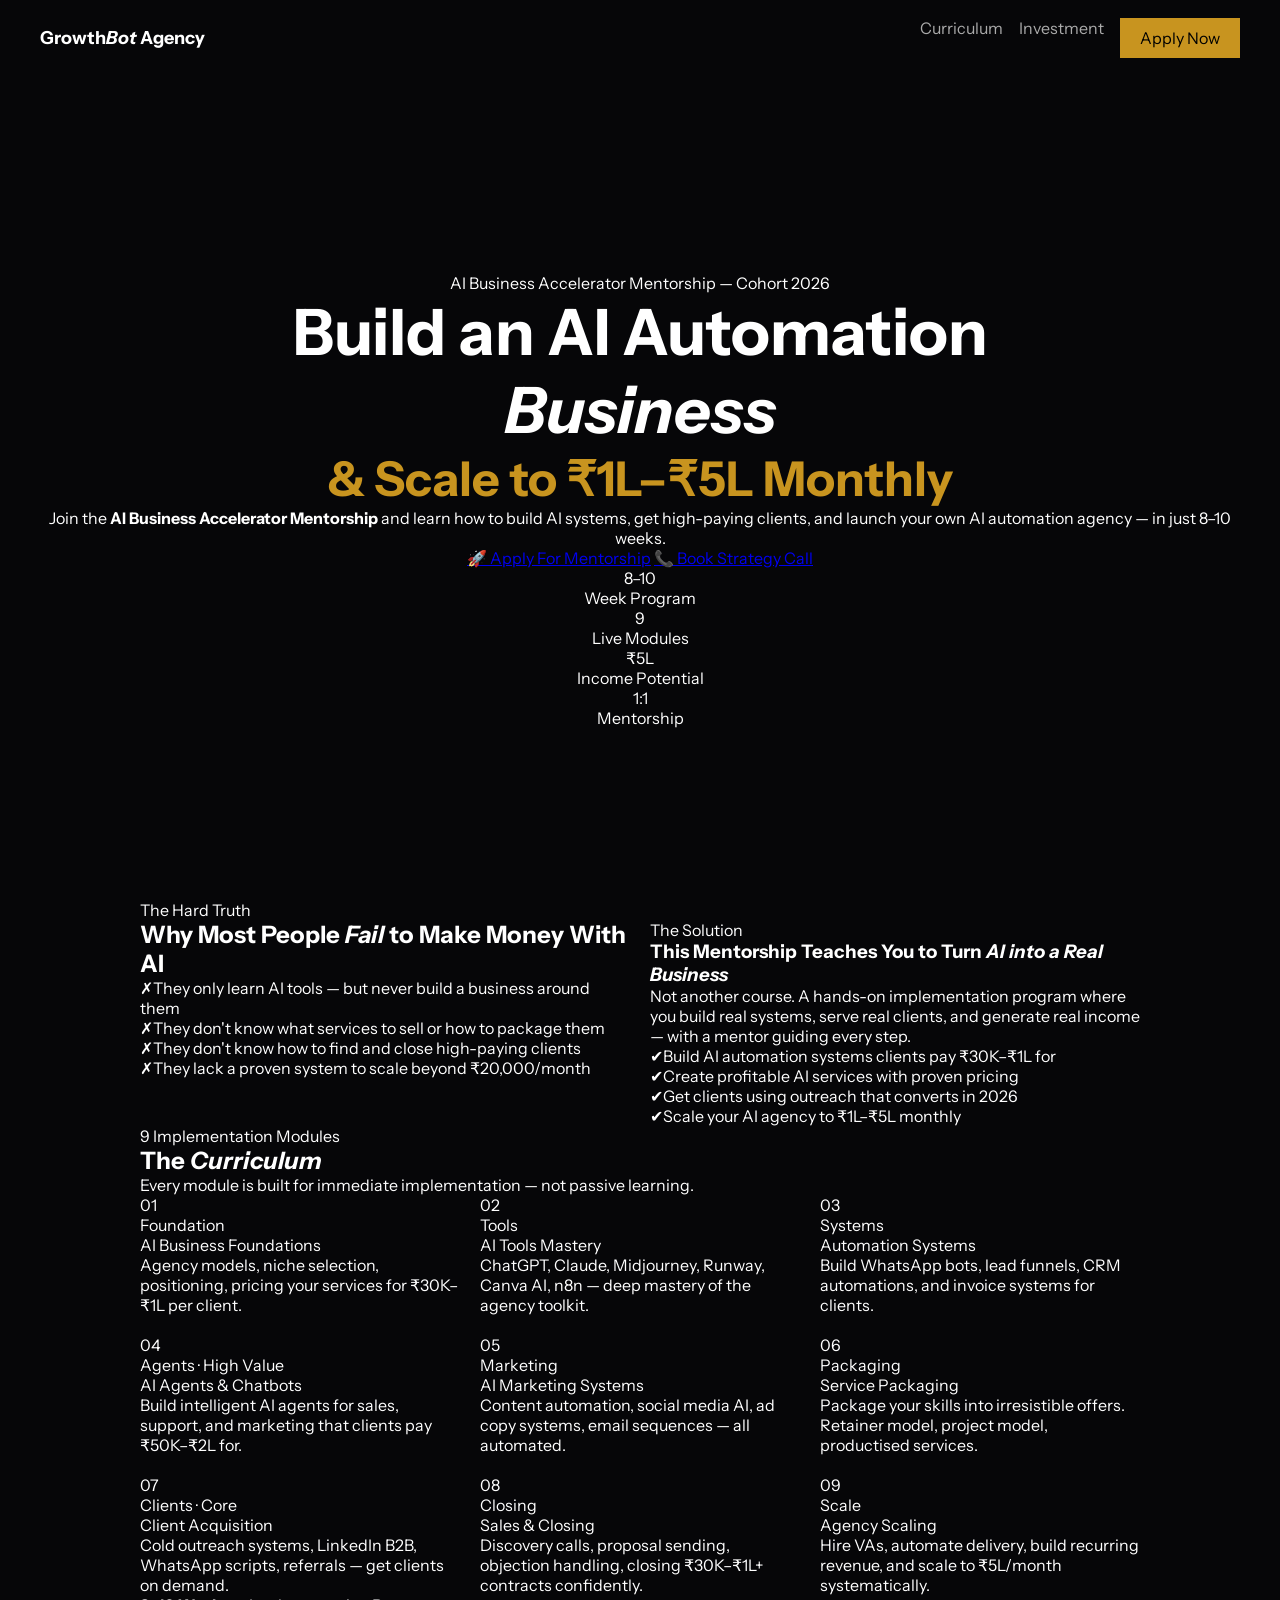
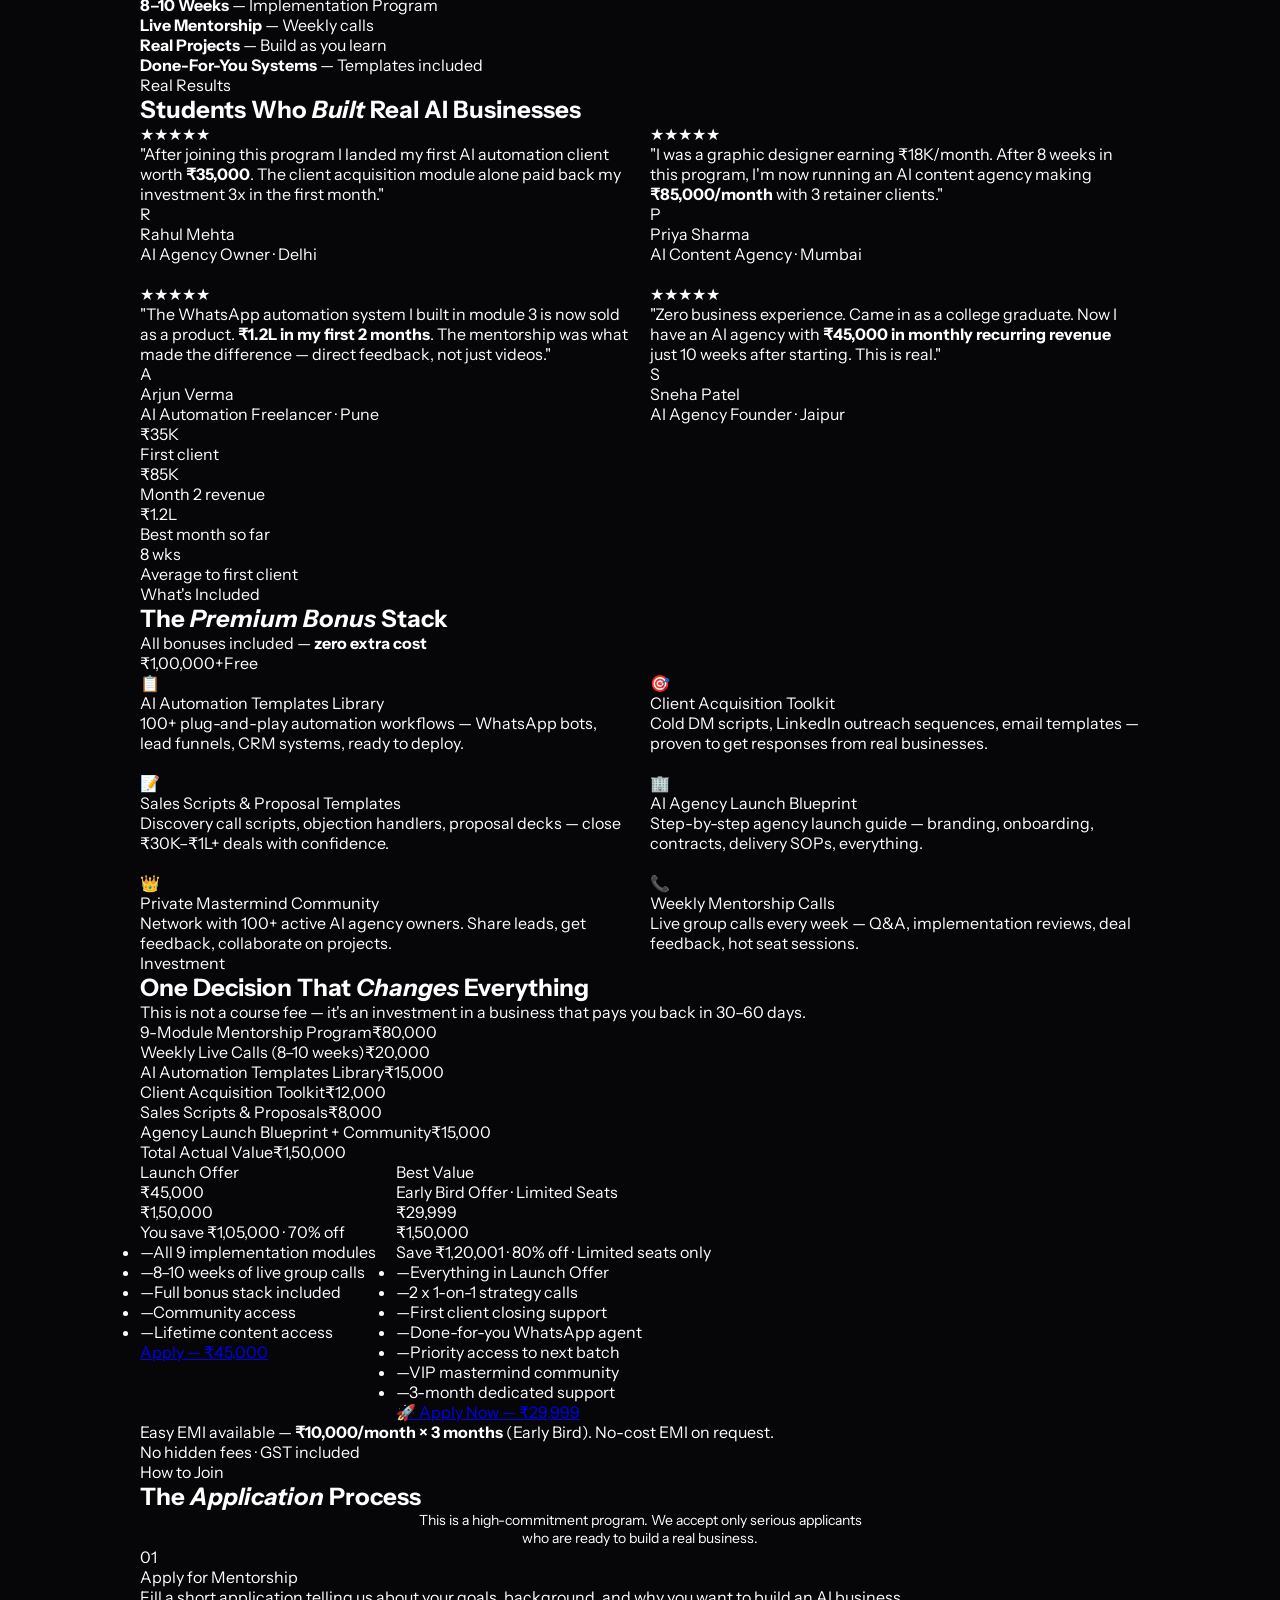
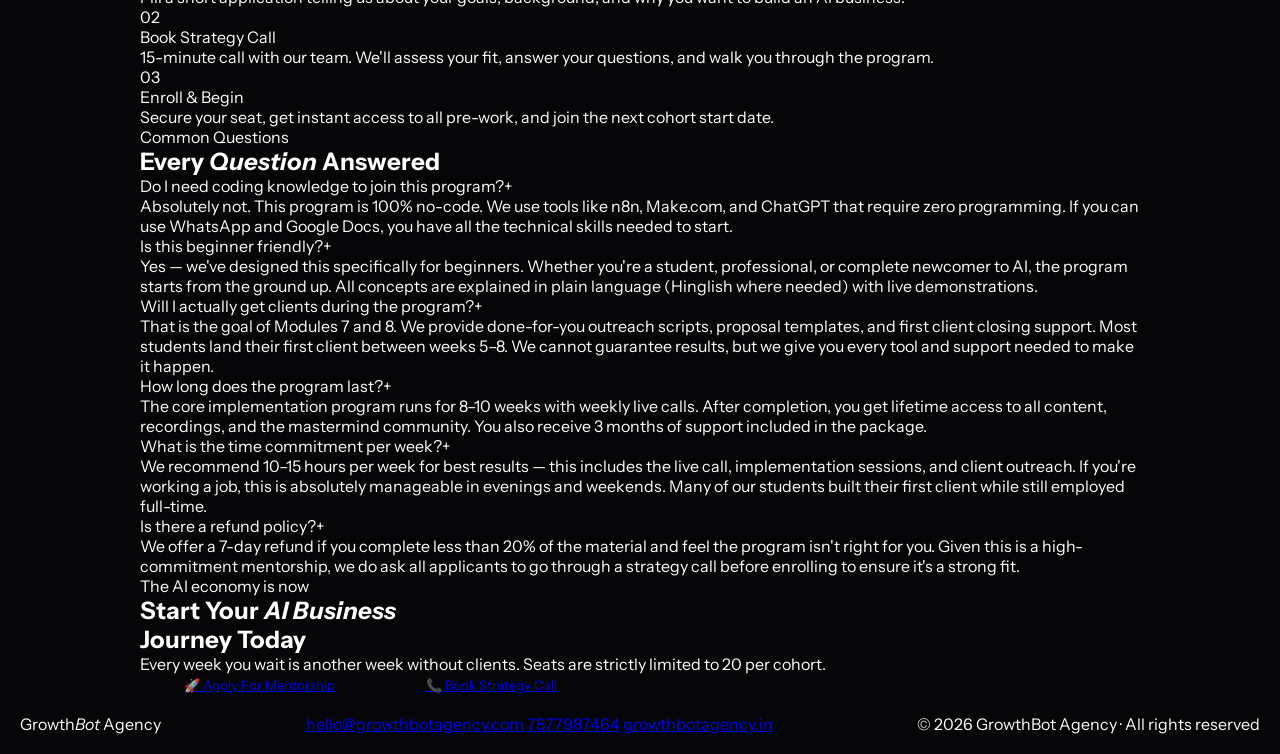
<file: index.html>
<!DOCTYPE html>
<html lang="en">
<head>
<meta charset="UTF-8">
<meta name="viewport" content="width=device-width, initial-scale=1.0">
<title>AI Business Accelerator — GrowthBot Agency</title>
  <link rel="stylesheet" href="style.css">
<link href="https://fonts.googleapis.com/css2?family=Fraunces:ital,opsz,wght@0,9..144,300;0,9..144,500;0,9..144,700;0,9..144,900;1,9..144,300;1,9..144,700&family=Instrument+Sans:ital,wght@0,400;0,500;0,600;0,700;1,400&family=DM+Mono:wght@400;500&display=swap" rel="stylesheet">
</head>
<body>

<!-- NAVBAR -->
<nav>
  <div class="nav-brand">Growth<em>Bot</em> Agency</div>
  <div class="nav-right">
    <a href="#curriculum" class="nav-link">Curriculum</a>
    <a href="#pricing" class="nav-link">Investment</a>
    <a href="https://wa.me/917877987464" class="nav-cta">Apply Now</a>
  </div>
</nav>

<!-- ======== HERO ======== -->
<section class="hero">
  <div class="hero-glow"></div>
  <div class="hero-glow2"></div>
  <div class="hero-inner">
    <div class="hero-eyebrow"><span class="hero-eyebrow-dot"></span>AI Business Accelerator Mentorship — Cohort 2026</div>
    <h1 class="hero-h1">
      Build an AI Automation<br>
      <em>Business</em>
      <span class="line2">&amp; Scale to ₹1L–₹5L Monthly</span>
    </h1>
    <p class="hero-sub">
      Join the <strong>AI Business Accelerator Mentorship</strong> and learn how to build AI systems, get high-paying clients, and launch your own AI automation agency — in just 8–10 weeks.
    </p>
    <div class="hero-btns">
      <a href="https://wa.me/917877987464?text=I+want+to+apply+for+AI+Business+Accelerator" class="btn-primary">🚀 Apply For Mentorship</a>
      <a href="https://wa.me/917877987464?text=I+want+to+book+a+strategy+call" class="btn-secondary">📞 Book Strategy Call</a>
    </div>
    <div class="hero-stats">
      <div class="hstat"><span class="hstat-num">8–10</span><div class="hstat-lbl">Week Program</div></div>
      <div class="hstat"><span class="hstat-num">9</span><div class="hstat-lbl">Live Modules</div></div>
      <div class="hstat"><span class="hstat-num">₹5L</span><div class="hstat-lbl">Income Potential</div></div>
      <div class="hstat"><span class="hstat-num">1:1</span><div class="hstat-lbl">Mentorship</div></div>
    </div>
  </div>
</section>

<!-- ======== PROBLEM ======== -->
<section class="problem">
  <div class="container">
    <div class="section-label">The Hard Truth</div>
    <div class="problem-grid">
      <div class="problem-left">
        <h2 class="problem-title">Why Most People <em>Fail</em> to Make Money With AI</h2>
        <div class="fail-list">
          <div class="fail-item"><span class="fi-x">✗</span><span class="fi-txt">They only learn AI tools — but never build a business around them</span></div>
          <div class="fail-item"><span class="fi-x">✗</span><span class="fi-txt">They don't know what services to sell or how to package them</span></div>
          <div class="fail-item"><span class="fi-x">✗</span><span class="fi-txt">They don't know how to find and close high-paying clients</span></div>
          <div class="fail-item"><span class="fi-x">✗</span><span class="fi-txt">They lack a proven system to scale beyond ₹20,000/month</span></div>
        </div>
      </div>
      <div class="problem-right">
        <div class="solution-card">
          <div class="sc-label">The Solution</div>
          <h3 class="sc-title">This Mentorship Teaches You to Turn <em>AI into a Real Business</em></h3>
          <p class="sc-body">Not another course. A hands-on implementation program where you build real systems, serve real clients, and generate real income — with a mentor guiding every step.</p>
          <div class="sc-checklist">
            <div class="sc-check"><span class="sc-check-icon">✔</span>Build AI automation systems clients pay ₹30K–₹1L for</div>
            <div class="sc-check"><span class="sc-check-icon">✔</span>Create profitable AI services with proven pricing</div>
            <div class="sc-check"><span class="sc-check-icon">✔</span>Get clients using outreach that converts in 2026</div>
            <div class="sc-check"><span class="sc-check-icon">✔</span>Scale your AI agency to ₹1L–₹5L monthly</div>
          </div>
        </div>
      </div>
    </div>
  </div>
</section>

<div class="hair gold-line"></div>

<!-- ======== CURRICULUM ======== -->
<section class="curriculum" id="curriculum">
  <div class="container">
    <div class="curr-header">
      <div class="section-label" style="justify-content:center;">9 Implementation Modules</div>
      <h2 class="curr-title">The <em>Curriculum</em></h2>
      <p class="curr-sub">Every module is built for immediate implementation — not passive learning.</p>
    </div>

    <div class="modules-grid">
      <div class="mod-tile">
        <div class="mt-num">01</div>
        <div class="mt-label">Foundation</div>
        <div class="mt-title">AI Business Foundations</div>
        <div class="mt-desc">Agency models, niche selection, positioning, pricing your services for ₹30K–₹1L per client.</div>
      </div>
      <div class="mod-tile">
        <div class="mt-num">02</div>
        <div class="mt-label">Tools</div>
        <div class="mt-title">AI Tools Mastery</div>
        <div class="mt-desc">ChatGPT, Claude, Midjourney, Runway, Canva AI, n8n — deep mastery of the agency toolkit.</div>
      </div>
      <div class="mod-tile">
        <div class="mt-num">03</div>
        <div class="mt-label">Systems</div>
        <div class="mt-title">Automation Systems</div>
        <div class="mt-desc">Build WhatsApp bots, lead funnels, CRM automations, and invoice systems for clients.</div>
      </div>
      <div class="mod-tile featured">
        <div class="mt-num">04</div>
        <div class="mt-label">Agents · High Value</div>
        <div class="mt-title">AI Agents & Chatbots</div>
        <div class="mt-desc">Build intelligent AI agents for sales, support, and marketing that clients pay ₹50K–₹2L for.</div>
      </div>
      <div class="mod-tile">
        <div class="mt-num">05</div>
        <div class="mt-label">Marketing</div>
        <div class="mt-title">AI Marketing Systems</div>
        <div class="mt-desc">Content automation, social media AI, ad copy systems, email sequences — all automated.</div>
      </div>
      <div class="mod-tile">
        <div class="mt-num">06</div>
        <div class="mt-label">Packaging</div>
        <div class="mt-title">Service Packaging</div>
        <div class="mt-desc">Package your skills into irresistible offers. Retainer model, project model, productised services.</div>
      </div>
      <div class="mod-tile featured">
        <div class="mt-num">07</div>
        <div class="mt-label">Clients · Core</div>
        <div class="mt-title">Client Acquisition</div>
        <div class="mt-desc">Cold outreach systems, LinkedIn B2B, WhatsApp scripts, referrals — get clients on demand.</div>
      </div>
      <div class="mod-tile">
        <div class="mt-num">08</div>
        <div class="mt-label">Closing</div>
        <div class="mt-title">Sales & Closing</div>
        <div class="mt-desc">Discovery calls, proposal sending, objection handling, closing ₹30K–₹1L+ contracts confidently.</div>
      </div>
      <div class="mod-tile">
        <div class="mt-num">09</div>
        <div class="mt-label">Scale</div>
        <div class="mt-title">Agency Scaling</div>
        <div class="mt-desc">Hire VAs, automate delivery, build recurring revenue, and scale to ₹5L/month systematically.</div>
      </div>
    </div>

    <div class="curr-meta">
      <div class="cm-pill"><strong>8–10 Weeks</strong> — Implementation Program</div>
      <div class="cm-pill"><strong>Live Mentorship</strong> — Weekly calls</div>
      <div class="cm-pill"><strong>Real Projects</strong> — Build as you learn</div>
      <div class="cm-pill"><strong>Done-For-You Systems</strong> — Templates included</div>
    </div>
  </div>
</section>

<!-- ======== SOCIAL PROOF ======== -->
<section class="proof">
  <div class="container">
    <div class="proof-header">
      <div class="section-label" style="justify-content:center;">Real Results</div>
      <h2 class="proof-title">Students Who <em>Built</em> Real AI Businesses</h2>
    </div>

    <div class="testimonials">
      <div class="testi">
        <div class="testi-stars">★★★★★</div>
        <p class="testi-quote">"After joining this program I landed my first AI automation client worth <strong>₹35,000</strong>. The client acquisition module alone paid back my investment 3x in the first month."</p>
        <div class="testi-author">
          <div class="ta-avatar">R</div>
          <div><div class="ta-name">Rahul Mehta</div><div class="ta-role">AI Agency Owner · Delhi</div></div>
        </div>
      </div>
      <div class="testi">
        <div class="testi-stars">★★★★★</div>
        <p class="testi-quote">"I was a graphic designer earning ₹18K/month. After 8 weeks in this program, I'm now running an AI content agency making <strong>₹85,000/month</strong> with 3 retainer clients."</p>
        <div class="testi-author">
          <div class="ta-avatar">P</div>
          <div><div class="ta-name">Priya Sharma</div><div class="ta-role">AI Content Agency · Mumbai</div></div>
        </div>
      </div>
      <div class="testi">
        <div class="testi-stars">★★★★★</div>
        <p class="testi-quote">"The WhatsApp automation system I built in module 3 is now sold as a product. <strong>₹1.2L in my first 2 months</strong>. The mentorship was what made the difference — direct feedback, not just videos."</p>
        <div class="testi-author">
          <div class="ta-avatar">A</div>
          <div><div class="ta-name">Arjun Verma</div><div class="ta-role">AI Automation Freelancer · Pune</div></div>
        </div>
      </div>
      <div class="testi">
        <div class="testi-stars">★★★★★</div>
        <p class="testi-quote">"Zero business experience. Came in as a college graduate. Now I have an AI agency with <strong>₹45,000 in monthly recurring revenue</strong> just 10 weeks after starting. This is real."</p>
        <div class="testi-author">
          <div class="ta-avatar">S</div>
          <div><div class="ta-name">Sneha Patel</div><div class="ta-role">AI Agency Founder · Jaipur</div></div>
        </div>
      </div>
    </div>

    <div class="earnings-strip">
      <div class="es-item"><div class="es-num">₹35K</div><div class="es-lbl">First client</div></div>
      <div class="es-item"><div class="es-num">₹85K</div><div class="es-lbl">Month 2 revenue</div></div>
      <div class="es-item"><div class="es-num">₹1.2L</div><div class="es-lbl">Best month so far</div></div>
      <div class="es-item"><div class="es-num">8 wks</div><div class="es-lbl">Average to first client</div></div>
    </div>
  </div>
</section>

<!-- ======== BONUSES ======== -->
<section class="bonuses">
  <div class="container">
    <div class="bon-header">
      <div class="section-label" style="justify-content:center;">What's Included</div>
      <h2 class="bon-title">The <em>Premium Bonus</em> Stack</h2>
    </div>

    <div class="bonus-banner">
      <div class="bb-left">All bonuses included — <strong>zero extra cost</strong></div>
      <div><span class="bb-right">₹1,00,000+</span><span class="bb-free">Free</span></div>
    </div>

    <div class="bonus-grid">
      <div class="bonus-card">
        <span class="bc-gift">📋</span>
        <div class="bc-title">AI Automation Templates Library</div>
        <div class="bc-desc">100+ plug-and-play automation workflows — WhatsApp bots, lead funnels, CRM systems, ready to deploy.</div>
      </div>
      <div class="bonus-card">
        <span class="bc-gift">🎯</span>
        <div class="bc-title">Client Acquisition Toolkit</div>
        <div class="bc-desc">Cold DM scripts, LinkedIn outreach sequences, email templates — proven to get responses from real businesses.</div>
      </div>
      <div class="bonus-card">
        <span class="bc-gift">📝</span>
        <div class="bc-title">Sales Scripts & Proposal Templates</div>
        <div class="bc-desc">Discovery call scripts, objection handlers, proposal decks — close ₹30K–₹1L+ deals with confidence.</div>
      </div>
      <div class="bonus-card">
        <span class="bc-gift">🏢</span>
        <div class="bc-title">AI Agency Launch Blueprint</div>
        <div class="bc-desc">Step-by-step agency launch guide — branding, onboarding, contracts, delivery SOPs, everything.</div>
      </div>
      <div class="bonus-card">
        <span class="bc-gift">👑</span>
        <div class="bc-title">Private Mastermind Community</div>
        <div class="bc-desc">Network with 100+ active AI agency owners. Share leads, get feedback, collaborate on projects.</div>
      </div>
      <div class="bonus-card">
        <span class="bc-gift">📞</span>
        <div class="bc-title">Weekly Mentorship Calls</div>
        <div class="bc-desc">Live group calls every week — Q&A, implementation reviews, deal feedback, hot seat sessions.</div>
      </div>
    </div>
  </div>
</section>

<!-- ======== PRICING ======== -->
<section class="pricing" id="pricing">
  <div class="container">
    <div class="pricing-header">
      <div class="section-label" style="justify-content:center;">Investment</div>
      <h2 class="pricing-title">One Decision That <em>Changes</em> Everything</h2>
      <p class="pricing-sub">This is not a course fee — it's an investment in a business that pays you back in 30–60 days.</p>
    </div>

    <div class="value-stack">
      <div class="vs-row"><span class="vs-item">9-Module Mentorship Program</span><span class="vs-val">₹80,000</span></div>
      <div class="vs-row"><span class="vs-item">Weekly Live Calls (8–10 weeks)</span><span class="vs-val">₹20,000</span></div>
      <div class="vs-row"><span class="vs-item">AI Automation Templates Library</span><span class="vs-val">₹15,000</span></div>
      <div class="vs-row"><span class="vs-item">Client Acquisition Toolkit</span><span class="vs-val">₹12,000</span></div>
      <div class="vs-row"><span class="vs-item">Sales Scripts & Proposals</span><span class="vs-val">₹8,000</span></div>
      <div class="vs-row"><span class="vs-item">Agency Launch Blueprint + Community</span><span class="vs-val">₹15,000</span></div>
      <div class="vs-row total-row"><span class="vs-item">Total Actual Value</span><span class="vs-val">₹1,50,000</span></div>
    </div>

    <div class="price-center">
      <div class="price-card">
        <div class="pc-tier">Launch Offer</div>
        <div class="pc-price-row"><div class="pc-price">₹45,000</div><div class="pc-slash">₹1,50,000</div></div>
        <div class="pc-save">You save ₹1,05,000 · 70% off</div>
        <ul class="pc-feats">
          <li><span class="ck">—</span>All 9 implementation modules</li>
          <li><span class="ck">—</span>8–10 weeks of live group calls</li>
          <li><span class="ck">—</span>Full bonus stack included</li>
          <li><span class="ck">—</span>Community access</li>
          <li><span class="ck">—</span>Lifetime content access</li>
        </ul>
        <a href="https://wa.me/917877987464" class="pc-btn ghost">Apply — ₹45,000</a>
      </div>

      <div class="price-card main">
        <div class="pc-badge">Best Value</div>
        <div class="pc-tier">Early Bird Offer · Limited Seats</div>
        <div class="pc-price-row"><div class="pc-price gold">₹29,999</div><div class="pc-slash">₹1,50,000</div></div>
        <div class="pc-save">Save ₹1,20,001 · 80% off · Limited seats only</div>
        <ul class="pc-feats">
          <li><span class="ck">—</span>Everything in Launch Offer</li>
          <li><span class="ck">—</span>2 x 1-on-1 strategy calls</li>
          <li><span class="ck">—</span>First client closing support</li>
          <li><span class="ck">—</span>Done-for-you WhatsApp agent</li>
          <li><span class="ck">—</span>Priority access to next batch</li>
          <li><span class="ck">—</span>VIP mastermind community</li>
          <li><span class="ck">—</span>3-month dedicated support</li>
        </ul>
        <a href="https://wa.me/917877987464?text=I+want+the+early+bird+offer" class="pc-btn gold">🚀 Apply Now — ₹29,999</a>
      </div>
    </div>

    <div class="emi-bar">
      <div>Easy EMI available — <strong>₹10,000/month × 3 months</strong> (Early Bird). No-cost EMI on request.</div>
      <div class="emi-bar-right">No hidden fees · GST included</div>
    </div>
  </div>
</section>

<!-- ======== APPLICATION ======== -->
<section class="application">
  <div class="container">
    <div class="app-header">
      <div class="section-label" style="justify-content:center;">How to Join</div>
      <h2 class="app-title">The <em>Application</em> Process</h2>
      <p style="font-size:14px;color:var(--muted);max-width:460px;margin:0 auto;text-align:center;">This is a high-commitment program. We accept only serious applicants who are ready to build a real business.</p>
    </div>
    <div class="app-steps">
      <div class="app-step">
        <div class="as-circle"><div class="as-num">01</div></div>
        <div class="as-title">Apply for Mentorship</div>
        <div class="as-desc">Fill a short application telling us about your goals, background, and why you want to build an AI business.</div>
      </div>
      <div class="app-step">
        <div class="as-circle"><div class="as-num">02</div></div>
        <div class="as-title">Book Strategy Call</div>
        <div class="as-desc">15-minute call with our team. We'll assess your fit, answer your questions, and walk you through the program.</div>
      </div>
      <div class="app-step">
        <div class="as-circle"><div class="as-num">03</div></div>
        <div class="as-title">Enroll & Begin</div>
        <div class="as-desc">Secure your seat, get instant access to all pre-work, and join the next cohort start date.</div>
      </div>
    </div>
  </div>
</section>

<!-- ======== FAQ ======== -->
<section class="faq">
  <div class="container">
    <div class="faq-inner">
      <div class="faq-header">
        <div class="section-label" style="justify-content:center;">Common Questions</div>
        <h2 class="faq-title">Every <em>Question</em> Answered</h2>
      </div>
      <div class="faq-item">
        <div class="faq-q" onclick="toggle(this)">Do I need coding knowledge to join this program?<span class="faq-icon">+</span></div>
        <div class="faq-a">Absolutely not. This program is 100% no-code. We use tools like n8n, Make.com, and ChatGPT that require zero programming. If you can use WhatsApp and Google Docs, you have all the technical skills needed to start.</div>
      </div>
      <div class="faq-item">
        <div class="faq-q" onclick="toggle(this)">Is this beginner friendly?<span class="faq-icon">+</span></div>
        <div class="faq-a">Yes — we've designed this specifically for beginners. Whether you're a student, professional, or complete newcomer to AI, the program starts from the ground up. All concepts are explained in plain language (Hinglish where needed) with live demonstrations.</div>
      </div>
      <div class="faq-item">
        <div class="faq-q" onclick="toggle(this)">Will I actually get clients during the program?<span class="faq-icon">+</span></div>
        <div class="faq-a">That is the goal of Modules 7 and 8. We provide done-for-you outreach scripts, proposal templates, and first client closing support. Most students land their first client between weeks 5–8. We cannot guarantee results, but we give you every tool and support needed to make it happen.</div>
      </div>
      <div class="faq-item">
        <div class="faq-q" onclick="toggle(this)">How long does the program last?<span class="faq-icon">+</span></div>
        <div class="faq-a">The core implementation program runs for 8–10 weeks with weekly live calls. After completion, you get lifetime access to all content, recordings, and the mastermind community. You also receive 3 months of support included in the package.</div>
      </div>
      <div class="faq-item">
        <div class="faq-q" onclick="toggle(this)">What is the time commitment per week?<span class="faq-icon">+</span></div>
        <div class="faq-a">We recommend 10–15 hours per week for best results — this includes the live call, implementation sessions, and client outreach. If you're working a job, this is absolutely manageable in evenings and weekends. Many of our students built their first client while still employed full-time.</div>
      </div>
      <div class="faq-item">
        <div class="faq-q" onclick="toggle(this)">Is there a refund policy?<span class="faq-icon">+</span></div>
        <div class="faq-a">We offer a 7-day refund if you complete less than 20% of the material and feel the program isn't right for you. Given this is a high-commitment mentorship, we do ask all applicants to go through a strategy call before enrolling to ensure it's a strong fit.</div>
      </div>
    </div>
  </div>
</section>

<!-- ======== FINAL CTA ======== -->
<section class="final-cta">
  <div class="container">
    <div class="final-inner">
      <span class="final-label">The AI economy is now</span>
      <h2 class="final-h">Start Your <em>AI Business</em><br>Journey Today</h2>
      <p class="final-sub">Every week you wait is another week without clients. Seats are strictly limited to 20 per cohort.</p>
      <div class="final-btns">
        <a href="https://wa.me/917877987464?text=I+want+to+apply+for+AI+Business+Accelerator" class="btn-primary" style="font-size:13px;padding:18px 44px;">🚀 Apply For Mentorship</a>
        <a href="https://wa.me/917877987464?text=I+want+to+book+a+strategy+call" class="btn-secondary" style="font-size:13px;padding:18px 44px;">📞 Book Strategy Call</a>
      </div>
    </div>
  </div>
</section>

<!-- FOOTER -->
<footer>
  <div class="footer-brand">Growth<em>Bot</em> Agency</div>
  <div class="footer-links">
    <a href="mailto:hello@growthbotagency.com" class="footer-link">hello@growthbotagency.com</a>
    <a href="https://wa.me/917877987464" class="footer-link">7877987464</a>
    <a href="https://growthbotagency.in" class="footer-link">growthbotagency.in</a>
  </div>
  <div class="footer-right">© 2026 GrowthBot Agency · All rights reserved</div>
</footer>

<script>
function toggle(el){
  const item=el.parentElement;
  const isOpen=item.classList.contains('open');
  document.querySelectorAll('.faq-item').forEach(i=>i.classList.remove('open'));
  if(!isOpen)item.classList.add('open');
}
</script>
</body>
</html>
</file>
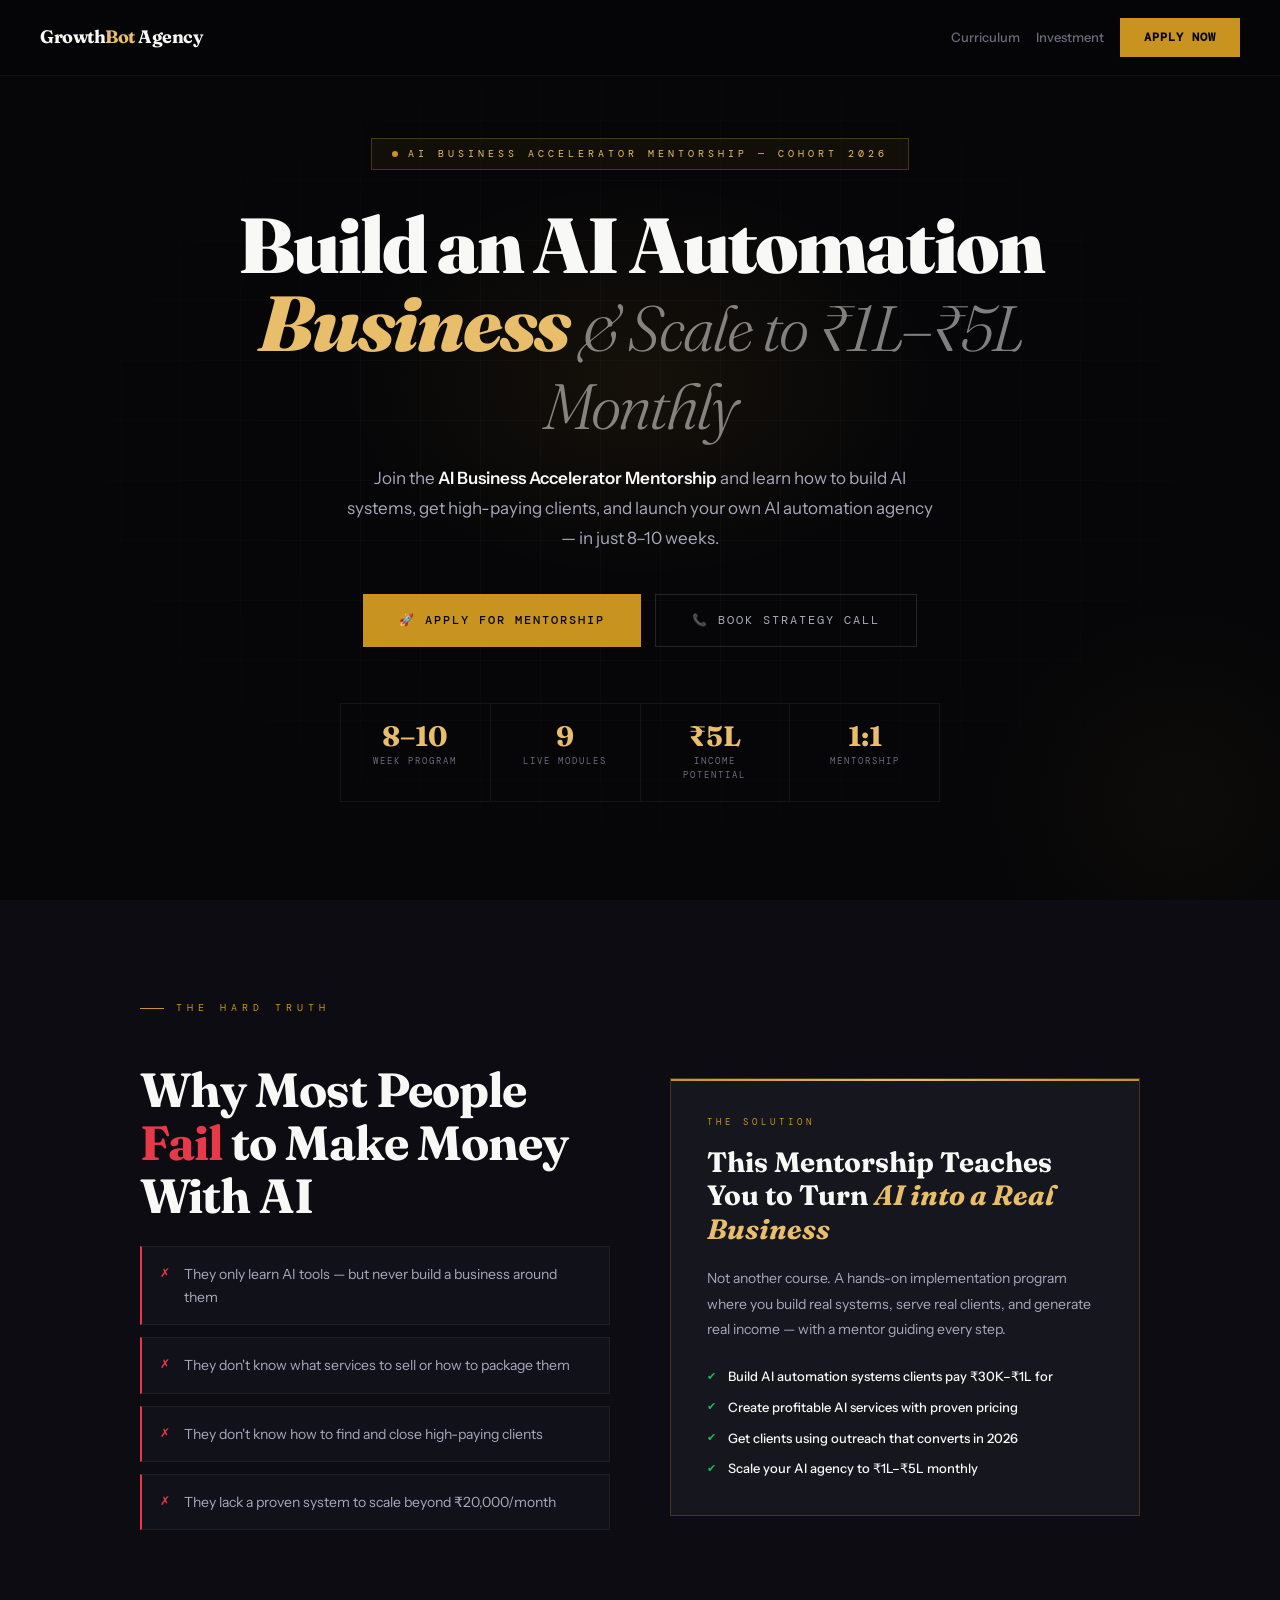
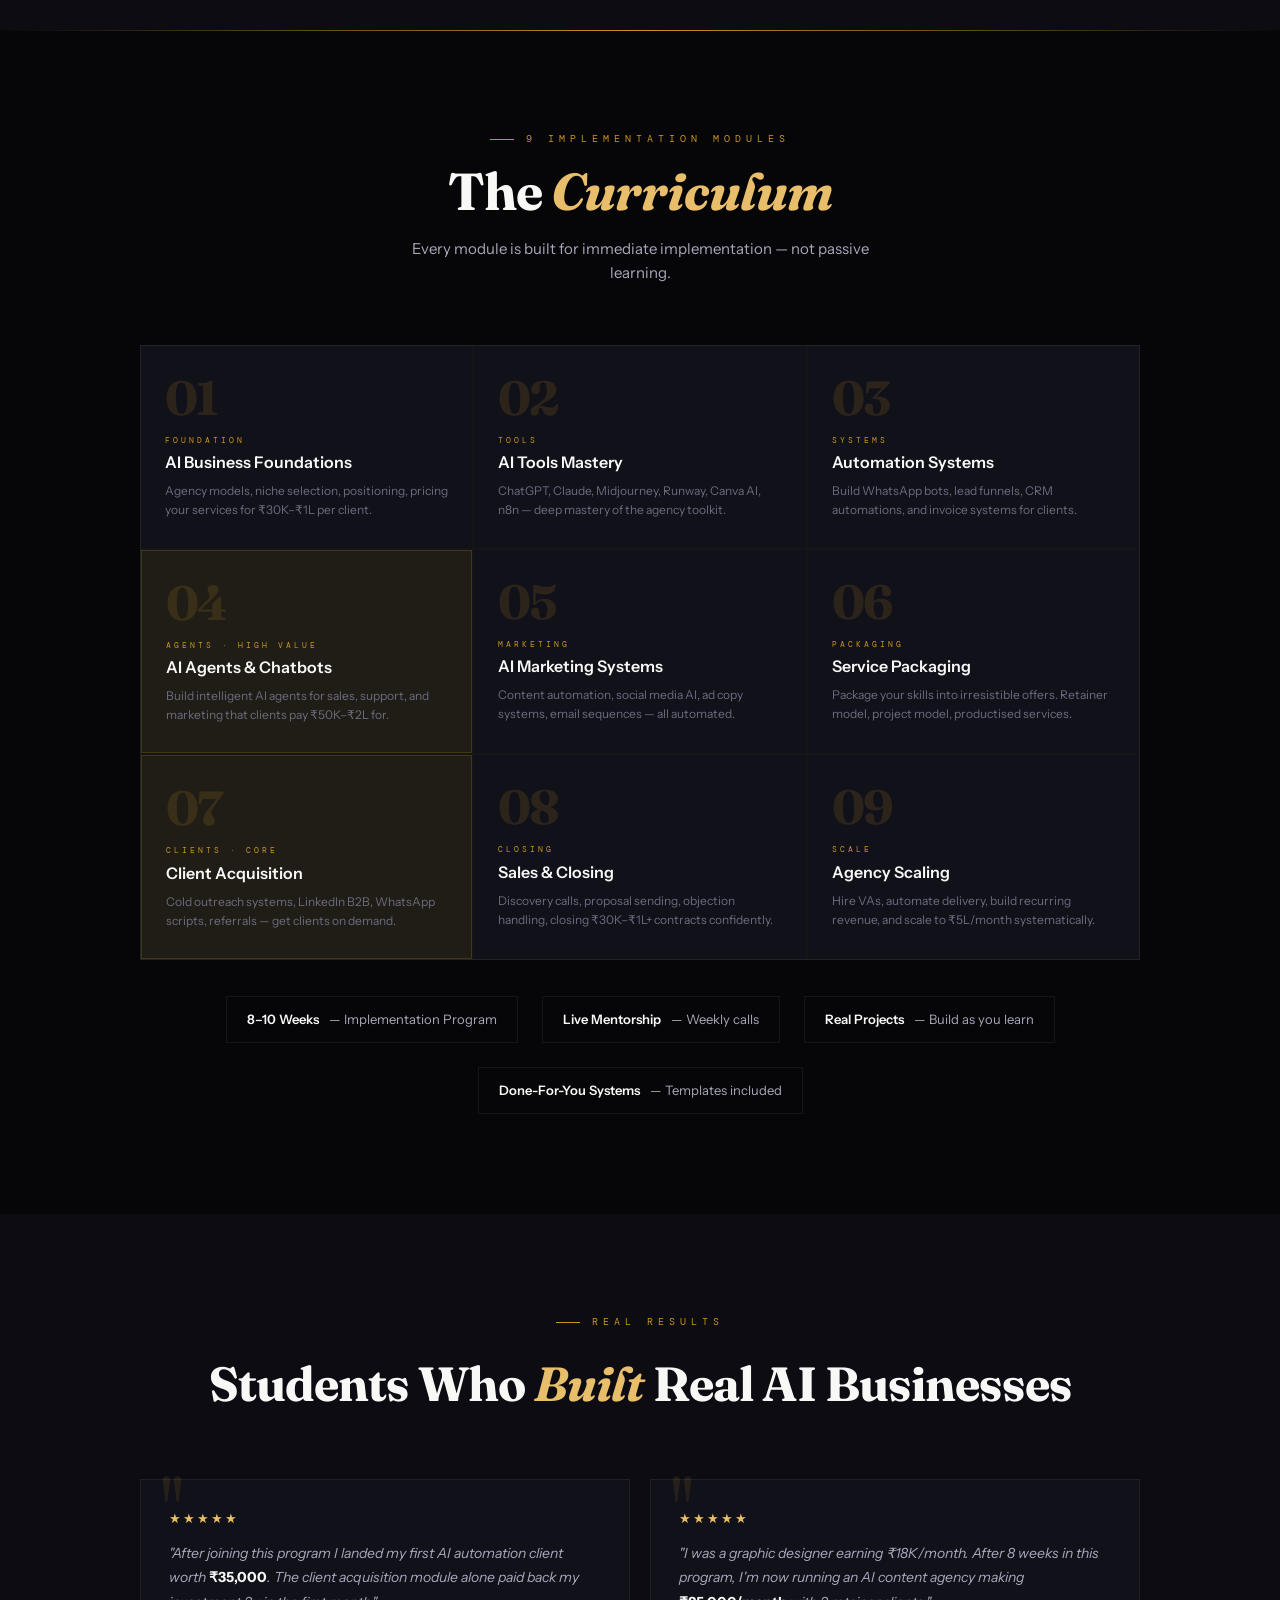
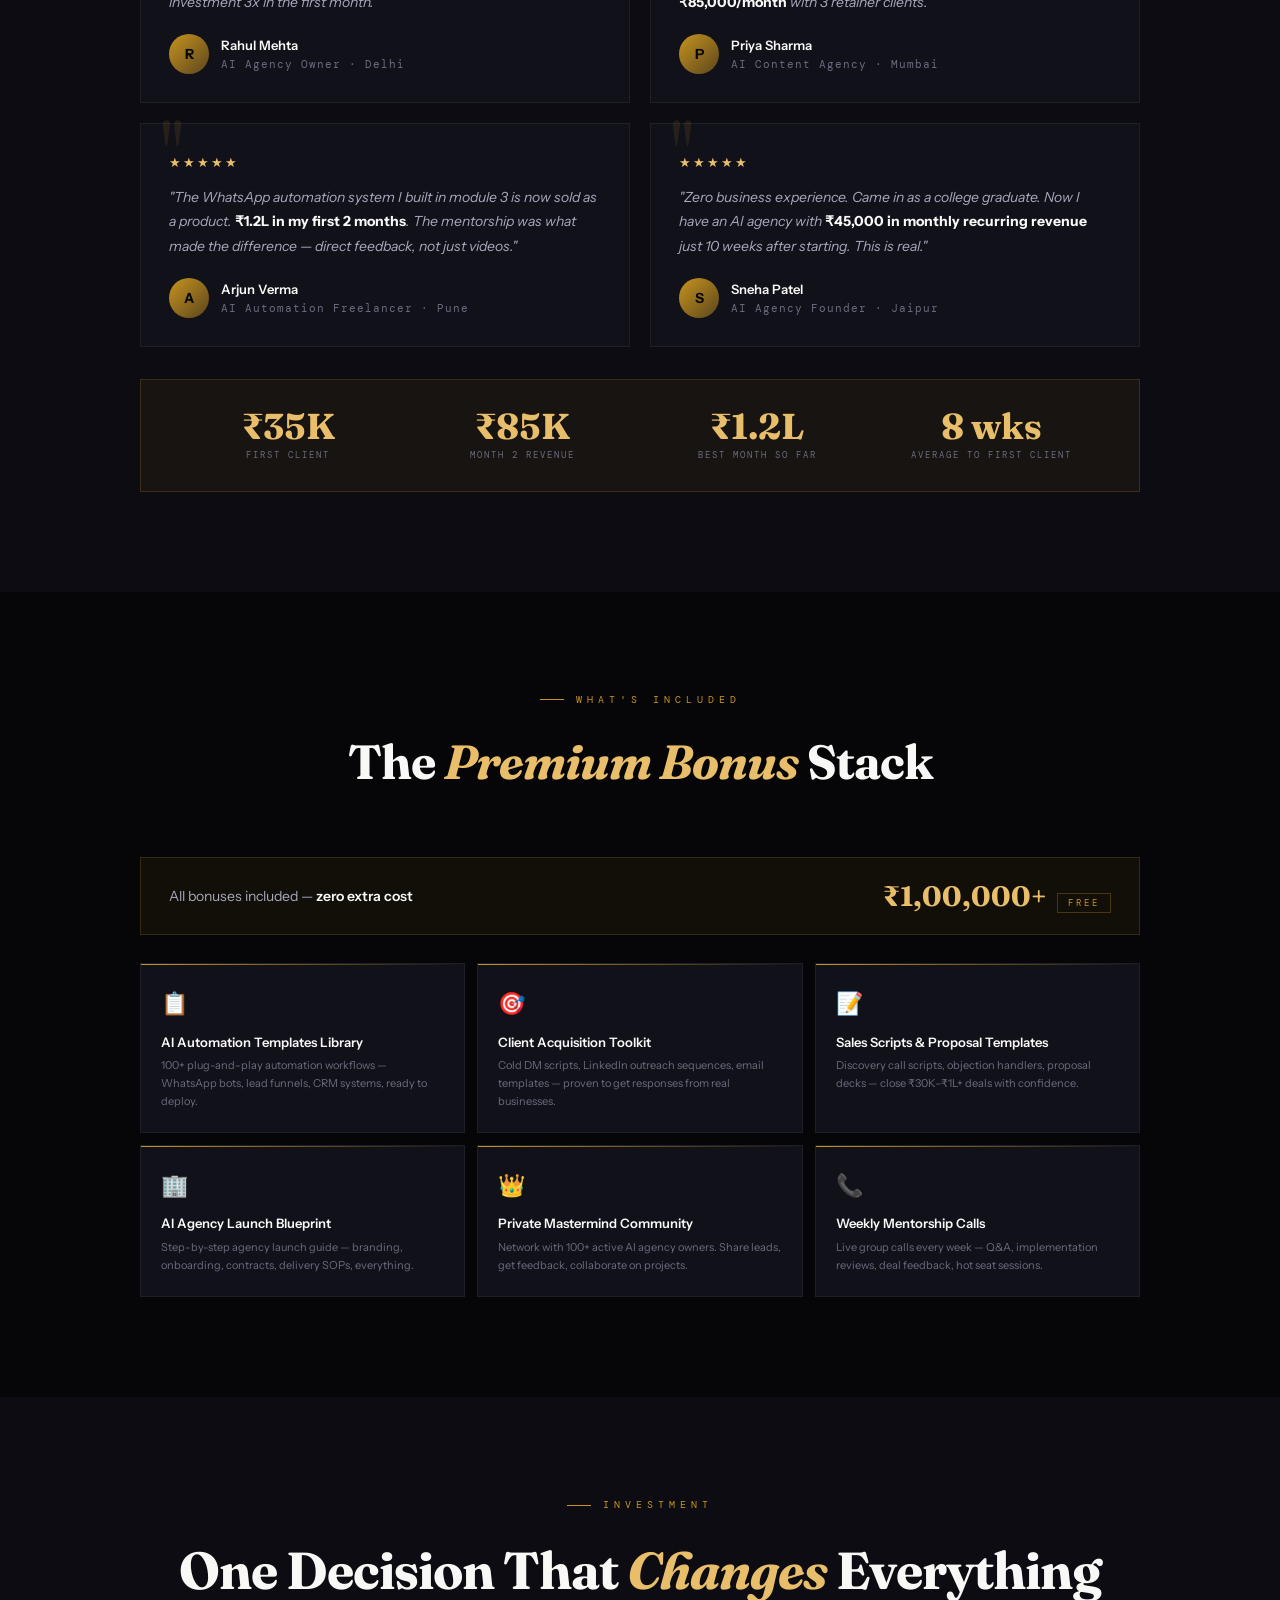
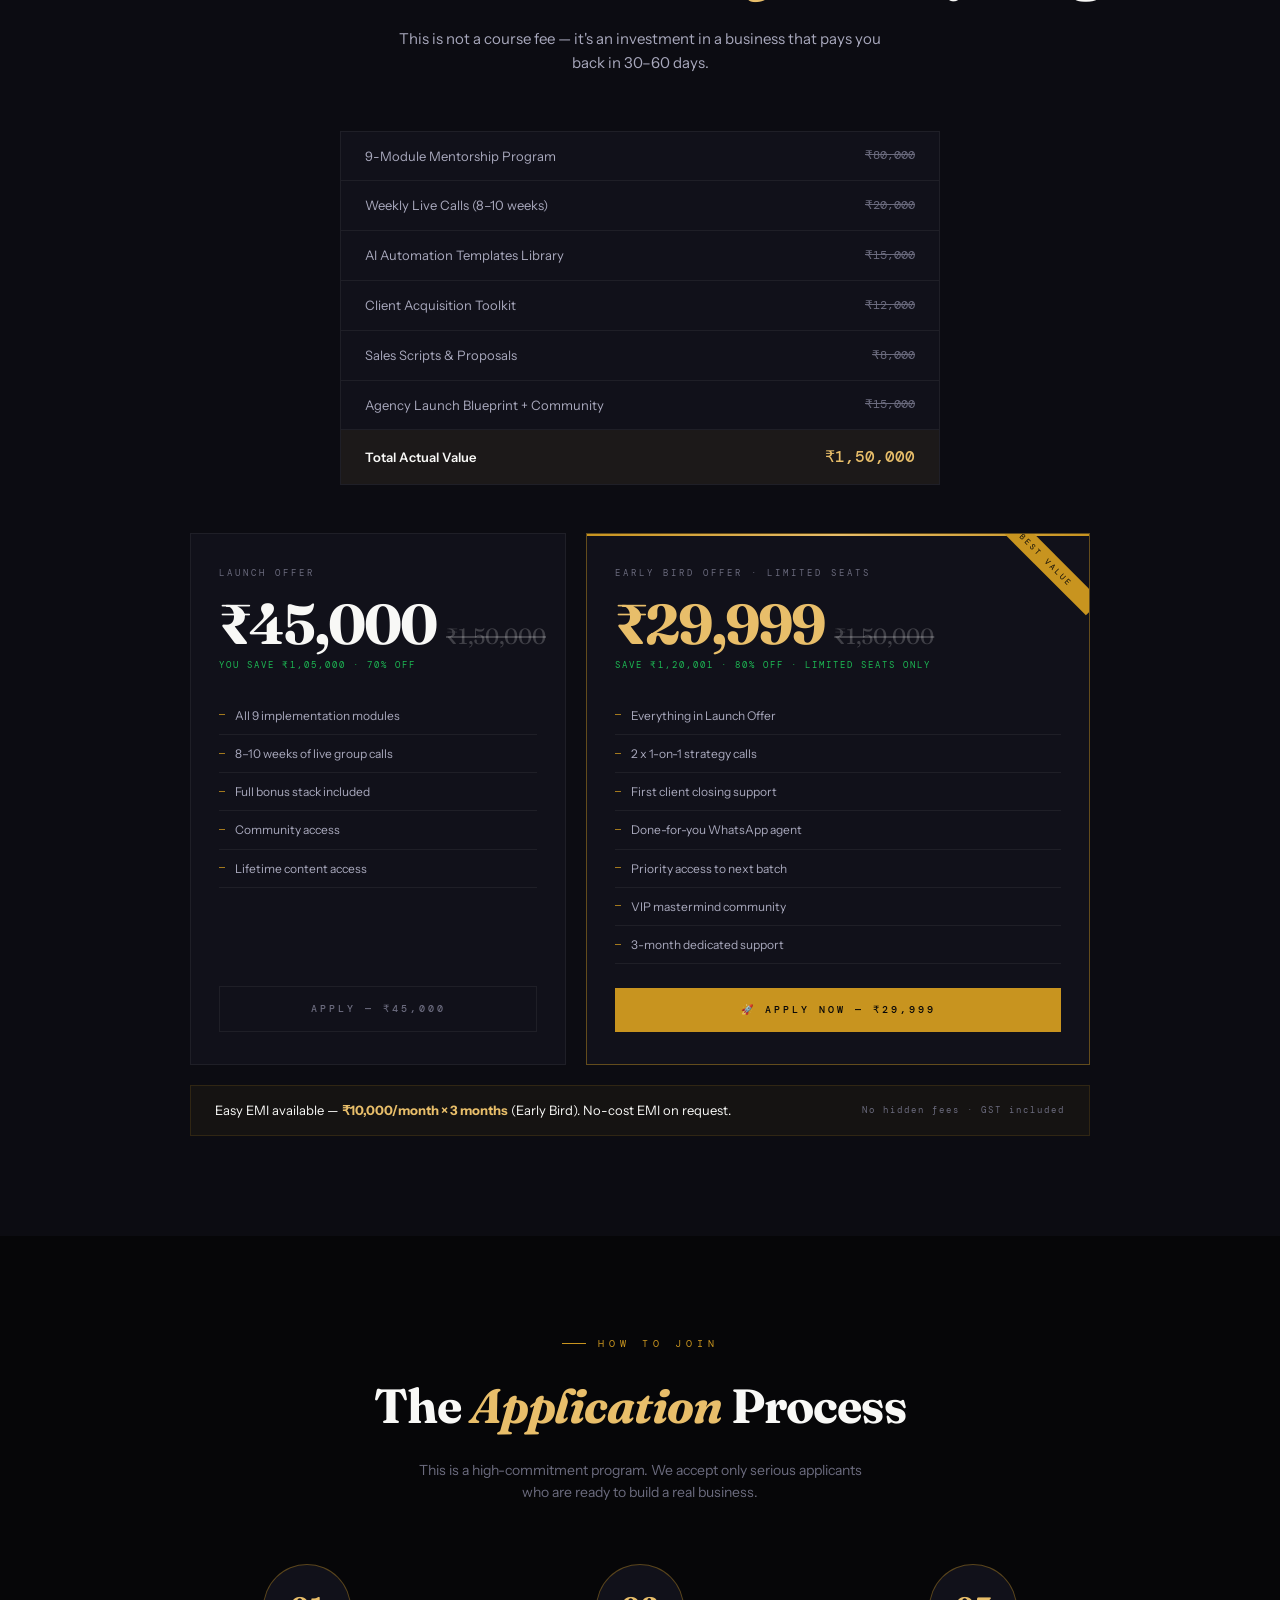
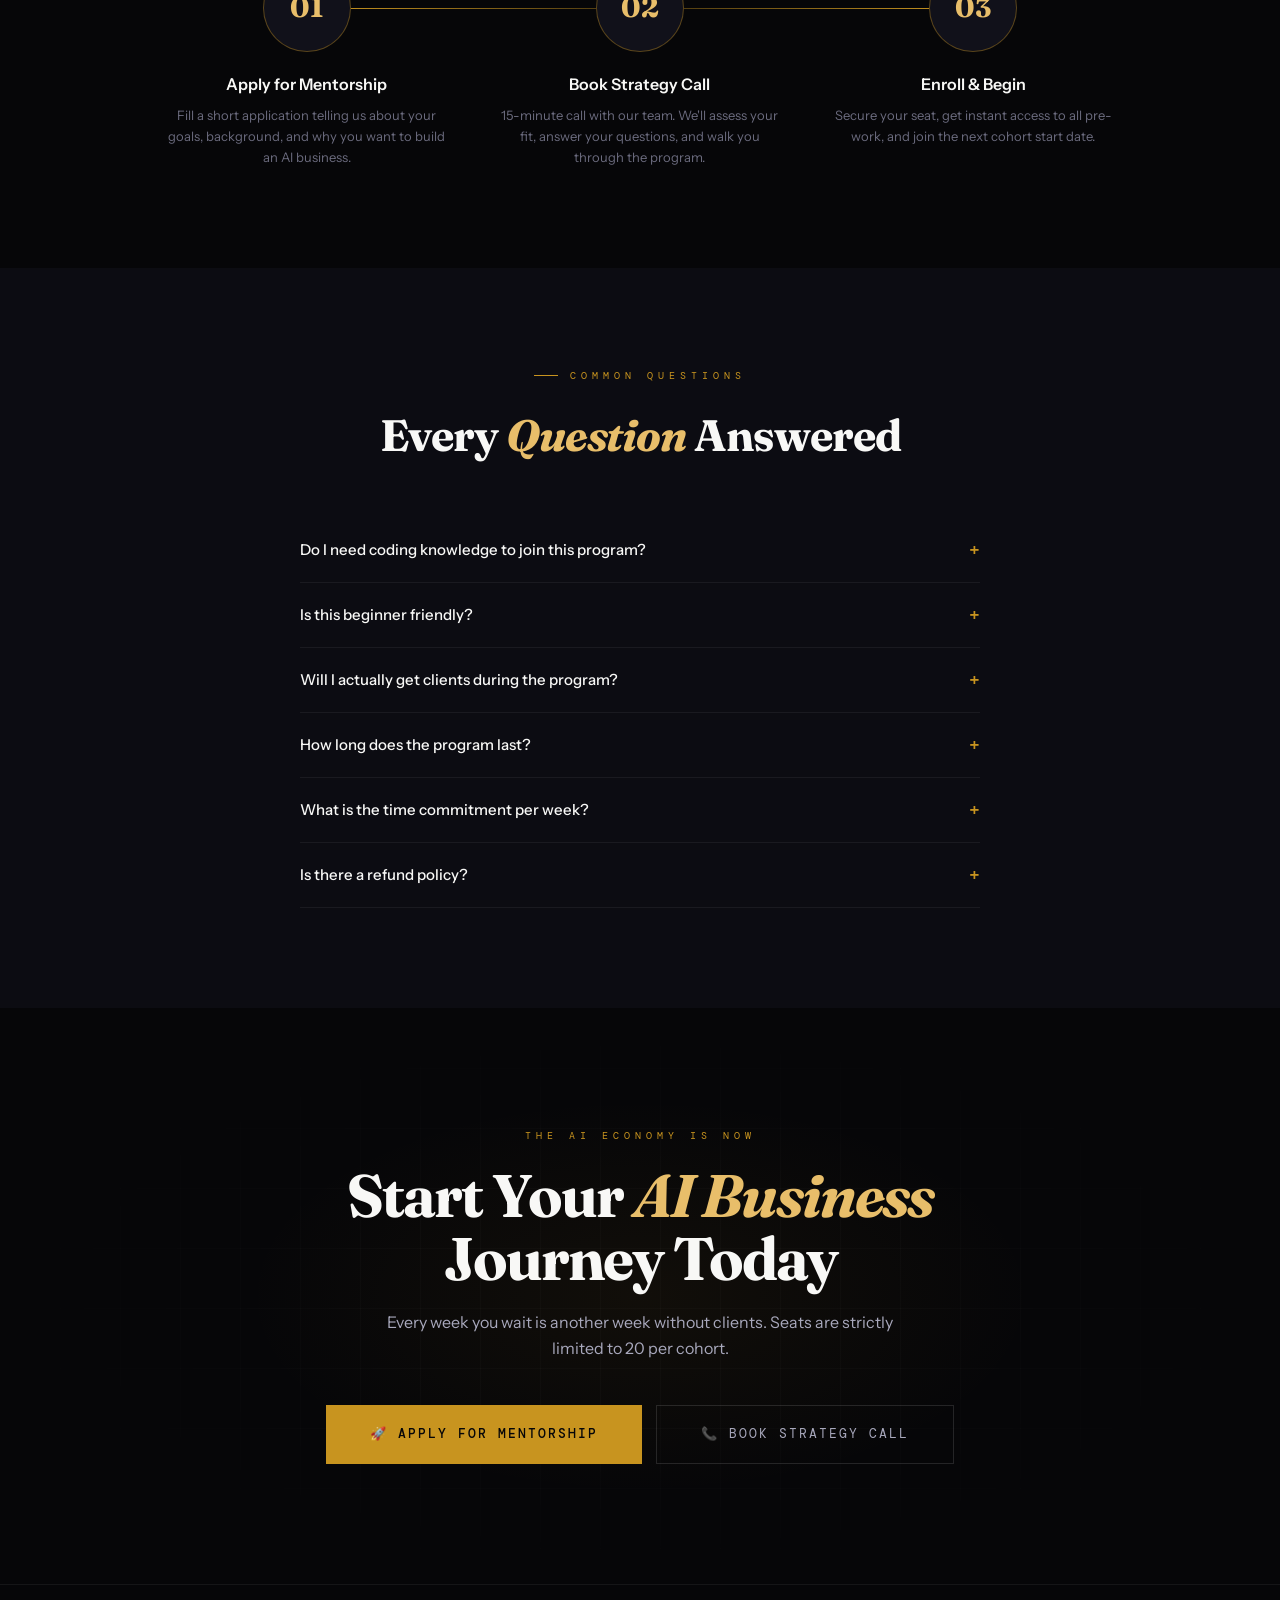
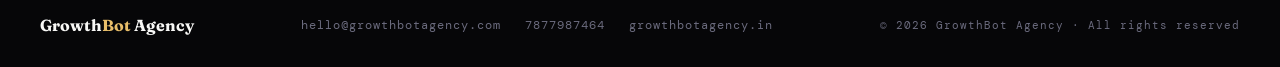
<file: ai-mastery.html>
<!DOCTYPE html>
<html lang="en">
<head>
<meta charset="UTF-8">
<meta name="viewport" content="width=device-width, initial-scale=1.0">
<title>AI Business Accelerator — GrowthBot Agency</title>
<link href="https://fonts.googleapis.com/css2?family=Fraunces:ital,opsz,wght@0,9..144,300;0,9..144,500;0,9..144,700;0,9..144,900;1,9..144,300;1,9..144,700&family=Instrument+Sans:ital,wght@0,400;0,500;0,600;0,700;1,400&family=DM+Mono:wght@400;500&display=swap" rel="stylesheet">
<style>
*{margin:0;padding:0;box-sizing:border-box;}
:root{
  --bg:#060608;
  --surface:#0C0C12;
  --card:#11111A;
  --card2:#16161F;
  --border:rgba(255,255,255,0.06);
  --border2:rgba(255,255,255,0.12);
  --gold:#C8941F;
  --gold2:#E8BE6A;
  --gold3:#F5DFA0;
  --cream:#F5EDD6;
  --white:#F8F8F6;
  --muted:#6B6B7E;
  --light:#A8A8BC;
  --green:#1DB954;
  --red:#E8394A;
}

html{scroll-behavior:smooth;}
body{
  background:var(--bg);
  color:var(--white);
  font-family:'Instrument Sans',sans-serif;
  line-height:1.6;
  overflow-x:hidden;
}

/* ─── UTILITY ─── */
.mono{font-family:'DM Mono',monospace;}
.gold{color:var(--gold2);}
.container{max-width:1080px;margin:0 auto;padding:0 40px;}
.section{padding:100px 0;}
.section-label{
  font-family:'DM Mono',monospace;
  font-size:10px;
  letter-spacing:5px;
  color:var(--gold);
  text-transform:uppercase;
  display:flex;align-items:center;gap:12px;
  margin-bottom:16px;
}
.section-label::before{content:'';width:24px;height:1px;background:var(--gold);}
.hair{height:1px;background:var(--border);margin:0;}
.hair.gold-line{background:linear-gradient(90deg,transparent,var(--gold),transparent);}

/* ─── NAVBAR ─── */
nav{
  position:fixed;top:0;left:0;right:0;z-index:100;
  padding:18px 40px;
  display:flex;justify-content:space-between;align-items:center;
  background:rgba(6,6,8,0.9);
  backdrop-filter:blur(20px);
  border-bottom:1px solid var(--border);
}
.nav-brand{
  font-family:'Fraunces',serif;
  font-size:18px;
  font-weight:700;
  letter-spacing:-0.5px;
  color:var(--white);
}
.nav-brand em{color:var(--gold2);font-style:normal;}
.nav-right{display:flex;align-items:center;gap:16px;}
.nav-link{font-size:13px;color:var(--muted);text-decoration:none;font-weight:500;}
.nav-cta{
  background:var(--gold);
  color:var(--bg);
  font-size:12px;
  font-weight:700;
  padding:10px 24px;
  letter-spacing:1px;
  text-decoration:none;
  text-transform:uppercase;
  font-family:'DM Mono',monospace;
  transition:background 0.2s;
}
.nav-cta:hover{background:var(--gold2);}

/* ─── HERO ─── */
.hero{
  min-height:100vh;
  display:flex;align-items:center;
  padding:120px 0 80px;
  position:relative;
  overflow:hidden;
}
/* Subtle grid */
.hero::before{
  content:'';
  position:absolute;inset:0;
  background-image:linear-gradient(rgba(255,255,255,0.025) 1px,transparent 1px),linear-gradient(90deg,rgba(255,255,255,0.025) 1px,transparent 1px);
  background-size:60px 60px;
  mask-image:radial-gradient(ellipse at center,black 30%,transparent 80%);
  pointer-events:none;
}
/* Glow orbs */
.hero-glow{
  position:absolute;
  top:20%;left:50%;
  transform:translateX(-50%);
  width:600px;height:400px;
  background:radial-gradient(ellipse,rgba(200,148,31,0.08) 0%,transparent 70%);
  pointer-events:none;
}
.hero-glow2{
  position:absolute;
  bottom:-100px;right:-100px;
  width:400px;height:400px;
  background:radial-gradient(circle,rgba(200,148,31,0.04) 0%,transparent 70%);
  pointer-events:none;
}

.hero-inner{position:relative;z-index:2;text-align:center;max-width:900px;margin:0 auto;padding:0 40px;}

.hero-eyebrow{
  display:inline-flex;align-items:center;gap:10px;
  border:1px solid rgba(200,148,31,0.3);
  background:rgba(200,148,31,0.06);
  padding:7px 20px;
  font-family:'DM Mono',monospace;
  font-size:10px;
  letter-spacing:4px;
  color:var(--gold2);
  text-transform:uppercase;
  margin-bottom:36px;
}
.hero-eyebrow-dot{width:6px;height:6px;border-radius:50%;background:var(--gold);animation:pulse 2s infinite;}
@keyframes pulse{0%,100%{opacity:1;}50%{opacity:.3;}}

.hero-h1{
  font-family:'Fraunces',serif;
  font-size:clamp(48px,7vw,78px);
  font-weight:900;
  line-height:1.0;
  letter-spacing:-2px;
  margin-bottom:12px;
}
.hero-h1 em{color:var(--gold2);font-style:italic;}
.hero-h1 .line2{
  font-weight:300;
  font-style:italic;
  font-size:clamp(40px,6vw,64px);
  color:rgba(248,248,246,0.5);
}

.hero-sub{
  font-size:17px;
  color:var(--light);
  max-width:600px;
  margin:24px auto 40px;
  line-height:1.75;
  font-weight:400;
}
.hero-sub strong{color:var(--white);font-weight:600;}

.hero-btns{display:flex;justify-content:center;gap:14px;flex-wrap:wrap;margin-bottom:56px;}
.btn-primary{
  background:var(--gold);
  color:var(--bg);
  font-family:'DM Mono',monospace;
  font-size:12px;
  font-weight:500;
  letter-spacing:2px;
  padding:16px 36px;
  text-decoration:none;
  text-transform:uppercase;
  display:inline-flex;align-items:center;gap:8px;
  position:relative;overflow:hidden;
  transition:transform 0.2s;
}
.btn-primary:hover{transform:translateY(-2px);}
.btn-primary::after{
  content:'';
  position:absolute;top:0;left:-100%;width:60%;height:100%;
  background:rgba(255,255,255,0.15);
  transform:skewX(-20deg);
  animation:shine 3s infinite;
}
@keyframes shine{0%{left:-100%}100%{left:200%}}
.btn-secondary{
  border:1px solid var(--border2);
  color:var(--light);
  font-family:'DM Mono',monospace;
  font-size:12px;
  letter-spacing:2px;
  padding:16px 36px;
  text-decoration:none;
  text-transform:uppercase;
  display:inline-flex;align-items:center;gap:8px;
  transition:border-color 0.2s,color 0.2s;
}
.btn-secondary:hover{border-color:var(--gold);color:var(--gold2);}

/* Hero stats */
.hero-stats{
  display:flex;justify-content:center;gap:0;
  border:1px solid var(--border);
  max-width:600px;
  margin:0 auto;
}
.hstat{
  flex:1;padding:18px 20px;
  border-right:1px solid var(--border);
  text-align:center;
}
.hstat:last-child{border-right:none;}
.hstat-num{
  font-family:'Fraunces',serif;
  font-size:28px;
  font-weight:700;
  color:var(--gold2);
  line-height:1;
  display:block;
}
.hstat-lbl{
  font-family:'DM Mono',monospace;
  font-size:9px;
  color:var(--muted);
  letter-spacing:2px;
  text-transform:uppercase;
  margin-top:4px;
}

/* ─── PROBLEM ─── */
.problem{padding:100px 0;background:var(--surface);}
.problem-grid{display:grid;grid-template-columns:1fr 1fr;gap:60px;align-items:center;margin-top:48px;}
.problem-left{}
.problem-title{
  font-family:'Fraunces',serif;
  font-size:48px;
  font-weight:700;
  line-height:1.1;
  letter-spacing:-1px;
  margin-bottom:24px;
}
.problem-title em{color:var(--red);font-style:normal;}
.fail-list{display:flex;flex-direction:column;gap:12px;}
.fail-item{
  display:flex;align-items:flex-start;gap:14px;
  padding:16px 18px;
  background:var(--card);
  border:1px solid var(--border);
  border-left:2px solid var(--red);
}
.fi-x{
  color:var(--red);
  font-family:'DM Mono',monospace;
  font-size:12px;
  font-weight:500;
  flex-shrink:0;
  margin-top:1px;
}
.fi-txt{font-size:14px;color:var(--light);font-weight:400;}

.problem-right{}
.solution-card{
  background:var(--card2);
  border:1px solid rgba(200,148,31,0.25);
  padding:36px;
  position:relative;
  overflow:hidden;
}
.solution-card::before{
  content:'';
  position:absolute;top:0;left:0;right:0;
  height:2px;
  background:linear-gradient(90deg,var(--gold),var(--gold2),var(--gold));
}
.sc-label{
  font-family:'DM Mono',monospace;font-size:9px;
  color:var(--gold);letter-spacing:4px;text-transform:uppercase;
  margin-bottom:16px;
}
.sc-title{
  font-family:'Fraunces',serif;
  font-size:28px;font-weight:700;
  color:var(--white);line-height:1.2;
  margin-bottom:20px;
}
.sc-title em{color:var(--gold2);font-style:italic;}
.sc-body{font-size:14px;color:var(--light);line-height:1.8;margin-bottom:24px;}
.sc-checklist{display:flex;flex-direction:column;gap:10px;}
.sc-check{
  display:flex;align-items:center;gap:12px;
  font-size:13px;color:var(--white);font-weight:500;
}
.sc-check-icon{color:var(--green);font-family:'DM Mono',monospace;font-size:11px;}

/* ─── CURRICULUM ─── */
.curriculum{padding:100px 0;}
.curr-header{text-align:center;margin-bottom:60px;}
.curr-title{
  font-family:'Fraunces',serif;
  font-size:52px;font-weight:700;
  letter-spacing:-1px;line-height:1.1;
  margin-bottom:16px;
}
.curr-title em{color:var(--gold2);font-style:italic;}
.curr-sub{font-size:15px;color:var(--light);max-width:500px;margin:0 auto;}

.modules-grid{
  display:grid;
  grid-template-columns:repeat(3,1fr);
  gap:2px;
  background:var(--border);
  border:1px solid var(--border);
}
.mod-tile{
  background:var(--card);
  padding:28px 24px;
  position:relative;
  overflow:hidden;
  cursor:default;
  transition:background 0.2s;
}
.mod-tile:hover{background:var(--card2);}
.mod-tile::after{
  content:'';
  position:absolute;top:0;left:0;right:0;
  height:1px;
  background:linear-gradient(90deg,var(--gold),transparent);
  opacity:0;
  transition:opacity 0.2s;
}
.mod-tile:hover::after{opacity:1;}
.mod-tile.featured{
  background:rgba(200,148,31,0.06);
  border:1px solid rgba(200,148,31,0.2);
}
.mt-num{
  font-family:'Fraunces',serif;
  font-size:48px;font-weight:700;
  color:rgba(200,148,31,0.15);
  line-height:1;letter-spacing:-2px;
  margin-bottom:12px;
}
.mt-label{
  font-family:'DM Mono',monospace;
  font-size:8px;letter-spacing:3px;
  color:var(--gold);text-transform:uppercase;
  margin-bottom:6px;
}
.mt-title{
  font-size:16px;font-weight:600;
  color:var(--white);line-height:1.3;
  margin-bottom:8px;
}
.mt-desc{font-size:12px;color:var(--muted);line-height:1.6;}

/* Timeline pill */
.curr-meta{
  display:flex;justify-content:center;gap:24px;
  margin-top:36px;
  flex-wrap:wrap;
}
.cm-pill{
  display:flex;align-items:center;gap:10px;
  border:1px solid var(--border);
  padding:12px 20px;
  font-size:13px;color:var(--light);
}
.cm-pill strong{color:var(--white);font-weight:600;}

/* ─── SOCIAL PROOF ─── */
.proof{padding:100px 0;background:var(--surface);}
.proof-header{text-align:center;margin-bottom:56px;}
.proof-title{
  font-family:'Fraunces',serif;
  font-size:48px;font-weight:700;
  letter-spacing:-1px;margin-bottom:14px;
}
.proof-title em{color:var(--gold2);font-style:italic;}

.testimonials{display:grid;grid-template-columns:1fr 1fr;gap:20px;margin-bottom:32px;}
.testi{
  background:var(--card);
  border:1px solid var(--border);
  padding:28px;
  position:relative;
}
.testi::before{
  content:'"';
  font-family:'Fraunces',serif;
  font-size:80px;
  color:rgba(200,148,31,0.12);
  position:absolute;top:-10px;left:20px;
  line-height:1;
}
.testi-stars{color:var(--gold2);font-size:13px;margin-bottom:12px;letter-spacing:2px;}
.testi-quote{
  font-size:14px;color:var(--light);
  line-height:1.75;margin-bottom:20px;
  font-style:italic;
}
.testi-quote strong{color:var(--white);font-style:normal;}
.testi-author{display:flex;align-items:center;gap:12px;}
.ta-avatar{
  width:40px;height:40px;border-radius:50%;
  background:linear-gradient(135deg,var(--gold),rgba(200,148,31,0.4));
  display:flex;align-items:center;justify-content:center;
  font-weight:700;font-size:14px;color:var(--bg);
}
.ta-name{font-size:13px;font-weight:600;color:var(--white);}
.ta-role{font-size:11px;color:var(--muted);font-family:'DM Mono',monospace;letter-spacing:1px;}

/* Earnings banner */
.earnings-strip{
  background:rgba(200,148,31,0.06);
  border:1px solid rgba(200,148,31,0.2);
  padding:28px 40px;
  display:grid;
  grid-template-columns:repeat(4,1fr);
  gap:20px;
  text-align:center;
}
.es-item{}
.es-num{
  font-family:'Fraunces',serif;
  font-size:36px;font-weight:700;
  color:var(--gold2);line-height:1;
}
.es-lbl{
  font-family:'DM Mono',monospace;
  font-size:9px;color:var(--muted);
  letter-spacing:2px;text-transform:uppercase;
  margin-top:4px;
}

/* ─── BONUSES ─── */
.bonuses{padding:100px 0;}
.bon-header{text-align:center;margin-bottom:56px;}
.bon-title{
  font-family:'Fraunces',serif;
  font-size:48px;font-weight:700;
  letter-spacing:-1px;margin-bottom:14px;
}
.bon-title em{color:var(--gold2);font-style:italic;}

.bonus-banner{
  background:rgba(200,148,31,0.06);
  border:1px solid rgba(200,148,31,0.2);
  padding:16px 28px;
  display:flex;justify-content:space-between;align-items:center;
  margin-bottom:28px;
}
.bb-left{font-size:14px;color:var(--light);}
.bb-left strong{color:var(--white);font-weight:600;}
.bb-right{
  font-family:'Fraunces',serif;
  font-size:28px;font-weight:700;color:var(--gold2);
}
.bb-free{
  font-family:'DM Mono',monospace;font-size:9px;
  color:var(--gold);letter-spacing:3px;text-transform:uppercase;
  border:1px solid rgba(200,148,31,0.3);padding:3px 10px;
  margin-left:10px;
}

.bonus-grid{display:grid;grid-template-columns:repeat(3,1fr);gap:12px;}
.bonus-card{
  background:var(--card);
  border:1px solid var(--border);
  padding:22px 20px;
  position:relative;
}
.bonus-card::before{
  content:'';
  position:absolute;top:0;left:0;right:0;height:1px;
  background:linear-gradient(90deg,var(--gold),transparent);
}
.bc-gift{font-size:22px;margin-bottom:10px;display:block;}
.bc-title{font-size:13px;font-weight:600;color:var(--white);margin-bottom:5px;}
.bc-desc{font-size:11px;color:var(--muted);line-height:1.6;}

/* ─── PRICING ─── */
.pricing{padding:100px 0;background:var(--surface);}
.pricing-header{text-align:center;margin-bottom:56px;}
.pricing-title{
  font-family:'Fraunces',serif;
  font-size:52px;font-weight:700;
  letter-spacing:-1px;margin-bottom:14px;
}
.pricing-title em{color:var(--gold2);font-style:italic;}
.pricing-sub{font-size:15px;color:var(--light);max-width:500px;margin:0 auto;}

/* Value stack */
.value-stack{
  max-width:600px;margin:0 auto 48px;
  background:var(--card);
  border:1px solid var(--border);
  padding:0;
  overflow:hidden;
}
.vs-row{
  display:flex;justify-content:space-between;align-items:center;
  padding:14px 24px;
  border-bottom:1px solid var(--border);
  font-size:13px;
}
.vs-row:last-child{border-bottom:none;}
.vs-item{color:var(--light);}
.vs-val{color:var(--muted);text-decoration:line-through;font-family:'DM Mono',monospace;font-size:12px;}
.vs-row.total-row{background:rgba(200,148,31,0.06);}
.vs-row.total-row .vs-item{color:var(--white);font-weight:600;}
.vs-row.total-row .vs-val{color:var(--gold2);text-decoration:none;font-size:16px;font-weight:500;}

/* Price card */
.price-center{display:flex;gap:20px;justify-content:center;max-width:900px;margin:0 auto;}
.price-card{
  flex:1;
  background:var(--card);
  border:1px solid var(--border);
  padding:32px 28px;
  position:relative;
  overflow:hidden;
  display:flex;flex-direction:column;
}
.price-card.main{
  border-color:rgba(200,148,31,0.45);
  flex:1.4;
}
.price-card.main::before{
  content:'';
  position:absolute;top:0;left:0;right:0;height:2px;
  background:linear-gradient(90deg,var(--gold),var(--gold2),var(--gold));
}
.pc-badge{
  position:absolute;top:16px;right:-24px;
  background:var(--gold);
  color:var(--bg);
  font-family:'DM Mono',monospace;
  font-size:8px;letter-spacing:2px;
  padding:4px 32px;
  transform:rotate(45deg);
  text-transform:uppercase;
}
.pc-tier{
  font-family:'DM Mono',monospace;font-size:9px;
  color:var(--muted);letter-spacing:3px;text-transform:uppercase;
  margin-bottom:16px;
}
.pc-price-row{display:flex;align-items:baseline;gap:10px;margin-bottom:4px;}
.pc-price{
  font-family:'Fraunces',serif;
  font-size:56px;font-weight:700;
  color:var(--white);line-height:1;letter-spacing:-2px;
}
.pc-price.gold{color:var(--gold2);}
.pc-slash{
  font-family:'Fraunces',serif;
  font-size:22px;
  color:rgba(255,255,255,0.2);
  text-decoration:line-through;
}
.pc-save{
  font-family:'DM Mono',monospace;font-size:9px;
  color:var(--green);letter-spacing:2px;text-transform:uppercase;
  margin-bottom:24px;
}
.pc-feats{list-style:none;display:flex;flex-direction:column;gap:0;flex:1;margin-bottom:24px;}
.pc-feats li{
  display:flex;align-items:center;gap:10px;
  padding:9px 0;border-bottom:1px solid var(--border);
  font-size:12px;color:var(--light);
}
.pc-feats li .ck{color:var(--gold);font-family:'DM Mono',monospace;font-size:10px;flex-shrink:0;}
.pc-btn{
  display:block;text-align:center;
  padding:14px;font-family:'DM Mono',monospace;
  font-size:10px;font-weight:500;
  letter-spacing:3px;text-transform:uppercase;
  text-decoration:none;cursor:pointer;margin-top:auto;
}
.pc-btn.ghost{border:1px solid var(--border);color:var(--muted);}
.pc-btn.gold{background:var(--gold);color:var(--bg);}
.pc-btn.outline{border:1px solid rgba(200,148,31,0.4);color:var(--gold2);}

.emi-bar{
  max-width:900px;margin:20px auto 0;
  background:rgba(200,148,31,0.05);
  border:1px solid rgba(200,148,31,0.15);
  padding:14px 24px;
  display:flex;justify-content:space-between;align-items:center;
  font-size:13px;
}
.emi-bar strong{color:var(--gold2);}
.emi-bar-right{
  font-family:'DM Mono',monospace;font-size:9px;
  color:var(--muted);letter-spacing:2px;
}

/* ─── APPLICATION ─── */
.application{padding:100px 0;}
.app-header{text-align:center;margin-bottom:60px;}
.app-title{
  font-family:'Fraunces',serif;
  font-size:48px;font-weight:700;
  letter-spacing:-1px;margin-bottom:14px;
}
.app-title em{color:var(--gold2);font-style:italic;}

.app-steps{display:grid;grid-template-columns:repeat(3,1fr);gap:0;position:relative;}
.app-steps::before{
  content:'';
  position:absolute;
  top:44px;left:calc(16.67% + 20px);right:calc(16.67% + 20px);
  height:1px;background:linear-gradient(90deg,var(--gold),rgba(200,148,31,0.3),var(--gold));
}
.app-step{padding:0 24px;text-align:center;position:relative;}
.as-circle{
  width:88px;height:88px;border-radius:50%;
  background:var(--card);
  border:1px solid rgba(200,148,31,0.4);
  display:flex;align-items:center;justify-content:center;
  margin:0 auto 20px;
  position:relative;z-index:2;
}
.as-num{
  font-family:'Fraunces',serif;font-size:28px;
  font-weight:700;color:var(--gold2);
}
.as-title{font-size:16px;font-weight:600;color:var(--white);margin-bottom:8px;}
.as-desc{font-size:13px;color:var(--muted);line-height:1.6;}

/* ─── FAQ ─── */
.faq{padding:100px 0;background:var(--surface);}
.faq-inner{max-width:680px;margin:0 auto;}
.faq-header{text-align:center;margin-bottom:48px;}
.faq-title{
  font-family:'Fraunces',serif;font-size:44px;font-weight:700;
  letter-spacing:-1px;margin-bottom:14px;
}
.faq-title em{color:var(--gold2);font-style:italic;}

.faq-item{border-bottom:1px solid var(--border);}
.faq-q{
  padding:20px 0;
  display:flex;justify-content:space-between;align-items:center;
  cursor:pointer;font-size:15px;font-weight:500;color:var(--white);
  gap:16px;
}
.faq-q:hover{color:var(--gold2);}
.faq-icon{
  color:var(--gold);font-family:'DM Mono',monospace;
  font-size:18px;flex-shrink:0;
  transition:transform 0.3s;
  line-height:1;
}
.faq-item.open .faq-icon{transform:rotate(45deg);}
.faq-a{
  font-size:14px;color:var(--light);line-height:1.75;
  max-height:0;overflow:hidden;
  transition:max-height 0.4s ease,padding 0.3s;
}
.faq-item.open .faq-a{max-height:300px;padding-bottom:20px;}

/* ─── FINAL CTA ─── */
.final-cta{
  padding:120px 0;
  text-align:center;
  position:relative;overflow:hidden;
}
.final-cta::before{
  content:'';
  position:absolute;top:50%;left:50%;
  transform:translate(-50%,-50%);
  width:800px;height:400px;
  background:radial-gradient(ellipse,rgba(200,148,31,0.06) 0%,transparent 70%);
  pointer-events:none;
}
.final-cta::after{
  content:'';
  position:absolute;inset:0;
  background-image:linear-gradient(rgba(255,255,255,0.02) 1px,transparent 1px),linear-gradient(90deg,rgba(255,255,255,0.02) 1px,transparent 1px);
  background-size:60px 60px;
  mask-image:radial-gradient(ellipse at center,black 30%,transparent 75%);
  pointer-events:none;
}
.final-inner{position:relative;z-index:2;}
.final-label{
  font-family:'DM Mono',monospace;font-size:10px;
  letter-spacing:5px;color:var(--gold);text-transform:uppercase;
  margin-bottom:20px;display:block;
}
.final-h{
  font-family:'Fraunces',serif;font-size:60px;font-weight:700;
  letter-spacing:-2px;line-height:1.05;margin-bottom:20px;
}
.final-h em{color:var(--gold2);font-style:italic;}
.final-sub{font-size:16px;color:var(--light);max-width:520px;margin:0 auto 44px;}
.final-btns{display:flex;justify-content:center;gap:14px;flex-wrap:wrap;}

/* ─── FOOTER ─── */
footer{
  border-top:1px solid var(--border);
  padding:28px 40px;
  display:flex;justify-content:space-between;align-items:center;
  flex-wrap:wrap;gap:16px;
}
.footer-brand{
  font-family:'Fraunces',serif;
  font-size:16px;font-weight:700;color:var(--white);
}
.footer-brand em{color:var(--gold2);font-style:normal;}
.footer-links{display:flex;gap:24px;}
.footer-link{font-size:12px;color:var(--muted);text-decoration:none;font-family:'DM Mono',monospace;letter-spacing:1px;}
.footer-right{font-family:'DM Mono',monospace;font-size:11px;color:var(--muted);letter-spacing:1px;}
</style>
</head>
<body>

<!-- NAVBAR -->
<nav>
  <div class="nav-brand">Growth<em>Bot</em> Agency</div>
  <div class="nav-right">
    <a href="#curriculum" class="nav-link">Curriculum</a>
    <a href="#pricing" class="nav-link">Investment</a>
    <a href="https://wa.me/917877987464" class="nav-cta">Apply Now</a>
  </div>
</nav>

<!-- ======== HERO ======== -->
<section class="hero">
  <div class="hero-glow"></div>
  <div class="hero-glow2"></div>
  <div class="hero-inner">
    <div class="hero-eyebrow"><span class="hero-eyebrow-dot"></span>AI Business Accelerator Mentorship — Cohort 2026</div>
    <h1 class="hero-h1">
      Build an AI Automation<br>
      <em>Business</em>
      <span class="line2">&amp; Scale to ₹1L–₹5L Monthly</span>
    </h1>
    <p class="hero-sub">
      Join the <strong>AI Business Accelerator Mentorship</strong> and learn how to build AI systems, get high-paying clients, and launch your own AI automation agency — in just 8–10 weeks.
    </p>
    <div class="hero-btns">
      <a href="https://wa.me/917877987464?text=I+want+to+apply+for+AI+Business+Accelerator" class="btn-primary">🚀 Apply For Mentorship</a>
      <a href="https://wa.me/917877987464?text=I+want+to+book+a+strategy+call" class="btn-secondary">📞 Book Strategy Call</a>
    </div>
    <div class="hero-stats">
      <div class="hstat"><span class="hstat-num">8–10</span><div class="hstat-lbl">Week Program</div></div>
      <div class="hstat"><span class="hstat-num">9</span><div class="hstat-lbl">Live Modules</div></div>
      <div class="hstat"><span class="hstat-num">₹5L</span><div class="hstat-lbl">Income Potential</div></div>
      <div class="hstat"><span class="hstat-num">1:1</span><div class="hstat-lbl">Mentorship</div></div>
    </div>
  </div>
</section>

<!-- ======== PROBLEM ======== -->
<section class="problem">
  <div class="container">
    <div class="section-label">The Hard Truth</div>
    <div class="problem-grid">
      <div class="problem-left">
        <h2 class="problem-title">Why Most People <em>Fail</em> to Make Money With AI</h2>
        <div class="fail-list">
          <div class="fail-item"><span class="fi-x">✗</span><span class="fi-txt">They only learn AI tools — but never build a business around them</span></div>
          <div class="fail-item"><span class="fi-x">✗</span><span class="fi-txt">They don't know what services to sell or how to package them</span></div>
          <div class="fail-item"><span class="fi-x">✗</span><span class="fi-txt">They don't know how to find and close high-paying clients</span></div>
          <div class="fail-item"><span class="fi-x">✗</span><span class="fi-txt">They lack a proven system to scale beyond ₹20,000/month</span></div>
        </div>
      </div>
      <div class="problem-right">
        <div class="solution-card">
          <div class="sc-label">The Solution</div>
          <h3 class="sc-title">This Mentorship Teaches You to Turn <em>AI into a Real Business</em></h3>
          <p class="sc-body">Not another course. A hands-on implementation program where you build real systems, serve real clients, and generate real income — with a mentor guiding every step.</p>
          <div class="sc-checklist">
            <div class="sc-check"><span class="sc-check-icon">✔</span>Build AI automation systems clients pay ₹30K–₹1L for</div>
            <div class="sc-check"><span class="sc-check-icon">✔</span>Create profitable AI services with proven pricing</div>
            <div class="sc-check"><span class="sc-check-icon">✔</span>Get clients using outreach that converts in 2026</div>
            <div class="sc-check"><span class="sc-check-icon">✔</span>Scale your AI agency to ₹1L–₹5L monthly</div>
          </div>
        </div>
      </div>
    </div>
  </div>
</section>

<div class="hair gold-line"></div>

<!-- ======== CURRICULUM ======== -->
<section class="curriculum" id="curriculum">
  <div class="container">
    <div class="curr-header">
      <div class="section-label" style="justify-content:center;">9 Implementation Modules</div>
      <h2 class="curr-title">The <em>Curriculum</em></h2>
      <p class="curr-sub">Every module is built for immediate implementation — not passive learning.</p>
    </div>

    <div class="modules-grid">
      <div class="mod-tile">
        <div class="mt-num">01</div>
        <div class="mt-label">Foundation</div>
        <div class="mt-title">AI Business Foundations</div>
        <div class="mt-desc">Agency models, niche selection, positioning, pricing your services for ₹30K–₹1L per client.</div>
      </div>
      <div class="mod-tile">
        <div class="mt-num">02</div>
        <div class="mt-label">Tools</div>
        <div class="mt-title">AI Tools Mastery</div>
        <div class="mt-desc">ChatGPT, Claude, Midjourney, Runway, Canva AI, n8n — deep mastery of the agency toolkit.</div>
      </div>
      <div class="mod-tile">
        <div class="mt-num">03</div>
        <div class="mt-label">Systems</div>
        <div class="mt-title">Automation Systems</div>
        <div class="mt-desc">Build WhatsApp bots, lead funnels, CRM automations, and invoice systems for clients.</div>
      </div>
      <div class="mod-tile featured">
        <div class="mt-num">04</div>
        <div class="mt-label">Agents · High Value</div>
        <div class="mt-title">AI Agents & Chatbots</div>
        <div class="mt-desc">Build intelligent AI agents for sales, support, and marketing that clients pay ₹50K–₹2L for.</div>
      </div>
      <div class="mod-tile">
        <div class="mt-num">05</div>
        <div class="mt-label">Marketing</div>
        <div class="mt-title">AI Marketing Systems</div>
        <div class="mt-desc">Content automation, social media AI, ad copy systems, email sequences — all automated.</div>
      </div>
      <div class="mod-tile">
        <div class="mt-num">06</div>
        <div class="mt-label">Packaging</div>
        <div class="mt-title">Service Packaging</div>
        <div class="mt-desc">Package your skills into irresistible offers. Retainer model, project model, productised services.</div>
      </div>
      <div class="mod-tile featured">
        <div class="mt-num">07</div>
        <div class="mt-label">Clients · Core</div>
        <div class="mt-title">Client Acquisition</div>
        <div class="mt-desc">Cold outreach systems, LinkedIn B2B, WhatsApp scripts, referrals — get clients on demand.</div>
      </div>
      <div class="mod-tile">
        <div class="mt-num">08</div>
        <div class="mt-label">Closing</div>
        <div class="mt-title">Sales & Closing</div>
        <div class="mt-desc">Discovery calls, proposal sending, objection handling, closing ₹30K–₹1L+ contracts confidently.</div>
      </div>
      <div class="mod-tile">
        <div class="mt-num">09</div>
        <div class="mt-label">Scale</div>
        <div class="mt-title">Agency Scaling</div>
        <div class="mt-desc">Hire VAs, automate delivery, build recurring revenue, and scale to ₹5L/month systematically.</div>
      </div>
    </div>

    <div class="curr-meta">
      <div class="cm-pill"><strong>8–10 Weeks</strong> — Implementation Program</div>
      <div class="cm-pill"><strong>Live Mentorship</strong> — Weekly calls</div>
      <div class="cm-pill"><strong>Real Projects</strong> — Build as you learn</div>
      <div class="cm-pill"><strong>Done-For-You Systems</strong> — Templates included</div>
    </div>
  </div>
</section>

<!-- ======== SOCIAL PROOF ======== -->
<section class="proof">
  <div class="container">
    <div class="proof-header">
      <div class="section-label" style="justify-content:center;">Real Results</div>
      <h2 class="proof-title">Students Who <em>Built</em> Real AI Businesses</h2>
    </div>

    <div class="testimonials">
      <div class="testi">
        <div class="testi-stars">★★★★★</div>
        <p class="testi-quote">"After joining this program I landed my first AI automation client worth <strong>₹35,000</strong>. The client acquisition module alone paid back my investment 3x in the first month."</p>
        <div class="testi-author">
          <div class="ta-avatar">R</div>
          <div><div class="ta-name">Rahul Mehta</div><div class="ta-role">AI Agency Owner · Delhi</div></div>
        </div>
      </div>
      <div class="testi">
        <div class="testi-stars">★★★★★</div>
        <p class="testi-quote">"I was a graphic designer earning ₹18K/month. After 8 weeks in this program, I'm now running an AI content agency making <strong>₹85,000/month</strong> with 3 retainer clients."</p>
        <div class="testi-author">
          <div class="ta-avatar">P</div>
          <div><div class="ta-name">Priya Sharma</div><div class="ta-role">AI Content Agency · Mumbai</div></div>
        </div>
      </div>
      <div class="testi">
        <div class="testi-stars">★★★★★</div>
        <p class="testi-quote">"The WhatsApp automation system I built in module 3 is now sold as a product. <strong>₹1.2L in my first 2 months</strong>. The mentorship was what made the difference — direct feedback, not just videos."</p>
        <div class="testi-author">
          <div class="ta-avatar">A</div>
          <div><div class="ta-name">Arjun Verma</div><div class="ta-role">AI Automation Freelancer · Pune</div></div>
        </div>
      </div>
      <div class="testi">
        <div class="testi-stars">★★★★★</div>
        <p class="testi-quote">"Zero business experience. Came in as a college graduate. Now I have an AI agency with <strong>₹45,000 in monthly recurring revenue</strong> just 10 weeks after starting. This is real."</p>
        <div class="testi-author">
          <div class="ta-avatar">S</div>
          <div><div class="ta-name">Sneha Patel</div><div class="ta-role">AI Agency Founder · Jaipur</div></div>
        </div>
      </div>
    </div>

    <div class="earnings-strip">
      <div class="es-item"><div class="es-num">₹35K</div><div class="es-lbl">First client</div></div>
      <div class="es-item"><div class="es-num">₹85K</div><div class="es-lbl">Month 2 revenue</div></div>
      <div class="es-item"><div class="es-num">₹1.2L</div><div class="es-lbl">Best month so far</div></div>
      <div class="es-item"><div class="es-num">8 wks</div><div class="es-lbl">Average to first client</div></div>
    </div>
  </div>
</section>

<!-- ======== BONUSES ======== -->
<section class="bonuses">
  <div class="container">
    <div class="bon-header">
      <div class="section-label" style="justify-content:center;">What's Included</div>
      <h2 class="bon-title">The <em>Premium Bonus</em> Stack</h2>
    </div>

    <div class="bonus-banner">
      <div class="bb-left">All bonuses included — <strong>zero extra cost</strong></div>
      <div><span class="bb-right">₹1,00,000+</span><span class="bb-free">Free</span></div>
    </div>

    <div class="bonus-grid">
      <div class="bonus-card">
        <span class="bc-gift">📋</span>
        <div class="bc-title">AI Automation Templates Library</div>
        <div class="bc-desc">100+ plug-and-play automation workflows — WhatsApp bots, lead funnels, CRM systems, ready to deploy.</div>
      </div>
      <div class="bonus-card">
        <span class="bc-gift">🎯</span>
        <div class="bc-title">Client Acquisition Toolkit</div>
        <div class="bc-desc">Cold DM scripts, LinkedIn outreach sequences, email templates — proven to get responses from real businesses.</div>
      </div>
      <div class="bonus-card">
        <span class="bc-gift">📝</span>
        <div class="bc-title">Sales Scripts & Proposal Templates</div>
        <div class="bc-desc">Discovery call scripts, objection handlers, proposal decks — close ₹30K–₹1L+ deals with confidence.</div>
      </div>
      <div class="bonus-card">
        <span class="bc-gift">🏢</span>
        <div class="bc-title">AI Agency Launch Blueprint</div>
        <div class="bc-desc">Step-by-step agency launch guide — branding, onboarding, contracts, delivery SOPs, everything.</div>
      </div>
      <div class="bonus-card">
        <span class="bc-gift">👑</span>
        <div class="bc-title">Private Mastermind Community</div>
        <div class="bc-desc">Network with 100+ active AI agency owners. Share leads, get feedback, collaborate on projects.</div>
      </div>
      <div class="bonus-card">
        <span class="bc-gift">📞</span>
        <div class="bc-title">Weekly Mentorship Calls</div>
        <div class="bc-desc">Live group calls every week — Q&A, implementation reviews, deal feedback, hot seat sessions.</div>
      </div>
    </div>
  </div>
</section>

<!-- ======== PRICING ======== -->
<section class="pricing" id="pricing">
  <div class="container">
    <div class="pricing-header">
      <div class="section-label" style="justify-content:center;">Investment</div>
      <h2 class="pricing-title">One Decision That <em>Changes</em> Everything</h2>
      <p class="pricing-sub">This is not a course fee — it's an investment in a business that pays you back in 30–60 days.</p>
    </div>

    <div class="value-stack">
      <div class="vs-row"><span class="vs-item">9-Module Mentorship Program</span><span class="vs-val">₹80,000</span></div>
      <div class="vs-row"><span class="vs-item">Weekly Live Calls (8–10 weeks)</span><span class="vs-val">₹20,000</span></div>
      <div class="vs-row"><span class="vs-item">AI Automation Templates Library</span><span class="vs-val">₹15,000</span></div>
      <div class="vs-row"><span class="vs-item">Client Acquisition Toolkit</span><span class="vs-val">₹12,000</span></div>
      <div class="vs-row"><span class="vs-item">Sales Scripts & Proposals</span><span class="vs-val">₹8,000</span></div>
      <div class="vs-row"><span class="vs-item">Agency Launch Blueprint + Community</span><span class="vs-val">₹15,000</span></div>
      <div class="vs-row total-row"><span class="vs-item">Total Actual Value</span><span class="vs-val">₹1,50,000</span></div>
    </div>

    <div class="price-center">
      <div class="price-card">
        <div class="pc-tier">Launch Offer</div>
        <div class="pc-price-row"><div class="pc-price">₹45,000</div><div class="pc-slash">₹1,50,000</div></div>
        <div class="pc-save">You save ₹1,05,000 · 70% off</div>
        <ul class="pc-feats">
          <li><span class="ck">—</span>All 9 implementation modules</li>
          <li><span class="ck">—</span>8–10 weeks of live group calls</li>
          <li><span class="ck">—</span>Full bonus stack included</li>
          <li><span class="ck">—</span>Community access</li>
          <li><span class="ck">—</span>Lifetime content access</li>
        </ul>
        <a href="https://wa.me/917877987464" class="pc-btn ghost">Apply — ₹45,000</a>
      </div>

      <div class="price-card main">
        <div class="pc-badge">Best Value</div>
        <div class="pc-tier">Early Bird Offer · Limited Seats</div>
        <div class="pc-price-row"><div class="pc-price gold">₹29,999</div><div class="pc-slash">₹1,50,000</div></div>
        <div class="pc-save">Save ₹1,20,001 · 80% off · Limited seats only</div>
        <ul class="pc-feats">
          <li><span class="ck">—</span>Everything in Launch Offer</li>
          <li><span class="ck">—</span>2 x 1-on-1 strategy calls</li>
          <li><span class="ck">—</span>First client closing support</li>
          <li><span class="ck">—</span>Done-for-you WhatsApp agent</li>
          <li><span class="ck">—</span>Priority access to next batch</li>
          <li><span class="ck">—</span>VIP mastermind community</li>
          <li><span class="ck">—</span>3-month dedicated support</li>
        </ul>
        <a href="https://wa.me/917877987464?text=I+want+the+early+bird+offer" class="pc-btn gold">🚀 Apply Now — ₹29,999</a>
      </div>
    </div>

    <div class="emi-bar">
      <div>Easy EMI available — <strong>₹10,000/month × 3 months</strong> (Early Bird). No-cost EMI on request.</div>
      <div class="emi-bar-right">No hidden fees · GST included</div>
    </div>
  </div>
</section>

<!-- ======== APPLICATION ======== -->
<section class="application">
  <div class="container">
    <div class="app-header">
      <div class="section-label" style="justify-content:center;">How to Join</div>
      <h2 class="app-title">The <em>Application</em> Process</h2>
      <p style="font-size:14px;color:var(--muted);max-width:460px;margin:0 auto;text-align:center;">This is a high-commitment program. We accept only serious applicants who are ready to build a real business.</p>
    </div>
    <div class="app-steps">
      <div class="app-step">
        <div class="as-circle"><div class="as-num">01</div></div>
        <div class="as-title">Apply for Mentorship</div>
        <div class="as-desc">Fill a short application telling us about your goals, background, and why you want to build an AI business.</div>
      </div>
      <div class="app-step">
        <div class="as-circle"><div class="as-num">02</div></div>
        <div class="as-title">Book Strategy Call</div>
        <div class="as-desc">15-minute call with our team. We'll assess your fit, answer your questions, and walk you through the program.</div>
      </div>
      <div class="app-step">
        <div class="as-circle"><div class="as-num">03</div></div>
        <div class="as-title">Enroll & Begin</div>
        <div class="as-desc">Secure your seat, get instant access to all pre-work, and join the next cohort start date.</div>
      </div>
    </div>
  </div>
</section>

<!-- ======== FAQ ======== -->
<section class="faq">
  <div class="container">
    <div class="faq-inner">
      <div class="faq-header">
        <div class="section-label" style="justify-content:center;">Common Questions</div>
        <h2 class="faq-title">Every <em>Question</em> Answered</h2>
      </div>
      <div class="faq-item">
        <div class="faq-q" onclick="toggle(this)">Do I need coding knowledge to join this program?<span class="faq-icon">+</span></div>
        <div class="faq-a">Absolutely not. This program is 100% no-code. We use tools like n8n, Make.com, and ChatGPT that require zero programming. If you can use WhatsApp and Google Docs, you have all the technical skills needed to start.</div>
      </div>
      <div class="faq-item">
        <div class="faq-q" onclick="toggle(this)">Is this beginner friendly?<span class="faq-icon">+</span></div>
        <div class="faq-a">Yes — we've designed this specifically for beginners. Whether you're a student, professional, or complete newcomer to AI, the program starts from the ground up. All concepts are explained in plain language (Hinglish where needed) with live demonstrations.</div>
      </div>
      <div class="faq-item">
        <div class="faq-q" onclick="toggle(this)">Will I actually get clients during the program?<span class="faq-icon">+</span></div>
        <div class="faq-a">That is the goal of Modules 7 and 8. We provide done-for-you outreach scripts, proposal templates, and first client closing support. Most students land their first client between weeks 5–8. We cannot guarantee results, but we give you every tool and support needed to make it happen.</div>
      </div>
      <div class="faq-item">
        <div class="faq-q" onclick="toggle(this)">How long does the program last?<span class="faq-icon">+</span></div>
        <div class="faq-a">The core implementation program runs for 8–10 weeks with weekly live calls. After completion, you get lifetime access to all content, recordings, and the mastermind community. You also receive 3 months of support included in the package.</div>
      </div>
      <div class="faq-item">
        <div class="faq-q" onclick="toggle(this)">What is the time commitment per week?<span class="faq-icon">+</span></div>
        <div class="faq-a">We recommend 10–15 hours per week for best results — this includes the live call, implementation sessions, and client outreach. If you're working a job, this is absolutely manageable in evenings and weekends. Many of our students built their first client while still employed full-time.</div>
      </div>
      <div class="faq-item">
        <div class="faq-q" onclick="toggle(this)">Is there a refund policy?<span class="faq-icon">+</span></div>
        <div class="faq-a">We offer a 7-day refund if you complete less than 20% of the material and feel the program isn't right for you. Given this is a high-commitment mentorship, we do ask all applicants to go through a strategy call before enrolling to ensure it's a strong fit.</div>
      </div>
    </div>
  </div>
</section>

<!-- ======== FINAL CTA ======== -->
<section class="final-cta">
  <div class="container">
    <div class="final-inner">
      <span class="final-label">The AI economy is now</span>
      <h2 class="final-h">Start Your <em>AI Business</em><br>Journey Today</h2>
      <p class="final-sub">Every week you wait is another week without clients. Seats are strictly limited to 20 per cohort.</p>
      <div class="final-btns">
        <a href="https://wa.me/917877987464?text=I+want+to+apply+for+AI+Business+Accelerator" class="btn-primary" style="font-size:13px;padding:18px 44px;">🚀 Apply For Mentorship</a>
        <a href="https://wa.me/917877987464?text=I+want+to+book+a+strategy+call" class="btn-secondary" style="font-size:13px;padding:18px 44px;">📞 Book Strategy Call</a>
      </div>
    </div>
  </div>
</section>

<!-- FOOTER -->
<footer>
  <div class="footer-brand">Growth<em>Bot</em> Agency</div>
  <div class="footer-links">
    <a href="mailto:hello@growthbotagency.com" class="footer-link">hello@growthbotagency.com</a>
    <a href="https://wa.me/917877987464" class="footer-link">7877987464</a>
    <a href="https://growthbotagency.in" class="footer-link">growthbotagency.in</a>
  </div>
  <div class="footer-right">© 2026 GrowthBot Agency · All rights reserved</div>
</footer>

<script>
function toggle(el){
  const item=el.parentElement;
  const isOpen=item.classList.contains('open');
  document.querySelectorAll('.faq-item').forEach(i=>i.classList.remove('open'));
  if(!isOpen)item.classList.add('open');
}
</script>
</body>
</html>
</file>
<file: style.css>
/* RESET */
*{
  margin:0;
  padding:0;
  box-sizing:border-box;
}

body{
  background:#060608;
  color:#fff;
  font-family:'Instrument Sans',sans-serif;
  overflow-x:hidden;
}

/* CONTAINER */
.container{
  max-width:1080px;
  margin:auto;
  padding:0 40px;
}

/* NAVBAR */
nav{
  position:fixed;
  width:100%;
  top:0;
  display:flex;
  justify-content:space-between;
  align-items:center;
  padding:18px 40px;
  background:#060608;
}

.nav-brand{
  font-size:18px;
  font-weight:700;
}

.nav-right{
  display:flex;
  gap:16px;
}

.nav-link{
  color:#aaa;
  text-decoration:none;
}

.nav-cta{
  background:#C8941F;
  padding:10px 20px;
  color:#000;
  text-decoration:none;
}

/* HERO */
.hero{
  min-height:100vh;
  display:flex;
  align-items:center;
  justify-content:center;
  padding-top:100px;
}

.hero-inner{
  text-align:center;
  padding:0 40px;
}

.hero-h1{
  font-size:64px;
}

.hero-h1 .line2{
  display:block;
  font-size:48px;
  color:#C8941F;
}

/* GRID */
.problem-grid,
.modules-grid,
.testimonials,
.bonus-grid{
  display:grid;
  grid-template-columns:repeat(2,1fr);
  gap:20px;
}

.modules-grid{
  grid-template-columns:repeat(3,1fr);
}

/* PRICE */
.price-center{
  display:flex;
  gap:20px;
}

/* FOOTER */
footer{
  display:flex;
  justify-content:space-between;
  padding:20px;
}

/* ================= MOBILE FIX ================= */

@media (max-width: 768px){

  .container{
    padding:0 16px;
  }

  nav{
    padding:12px 16px;
    flex-wrap:wrap;
  }

  .nav-link{
    display:none;
  }

  .hero-h1{
    font-size:32px;
  }

  .hero-h1 .line2{
    font-size:24px;
  }

  .hero-inner{
    padding:0 16px;
  }

  .problem-grid,
  .modules-grid,
  .testimonials,
  .bonus-grid{
    grid-template-columns:1fr;
  }

  .price-center{
    flex-direction:column;
  }

  footer{
    flex-direction:column;
    text-align:center;
  }
}
</file>
